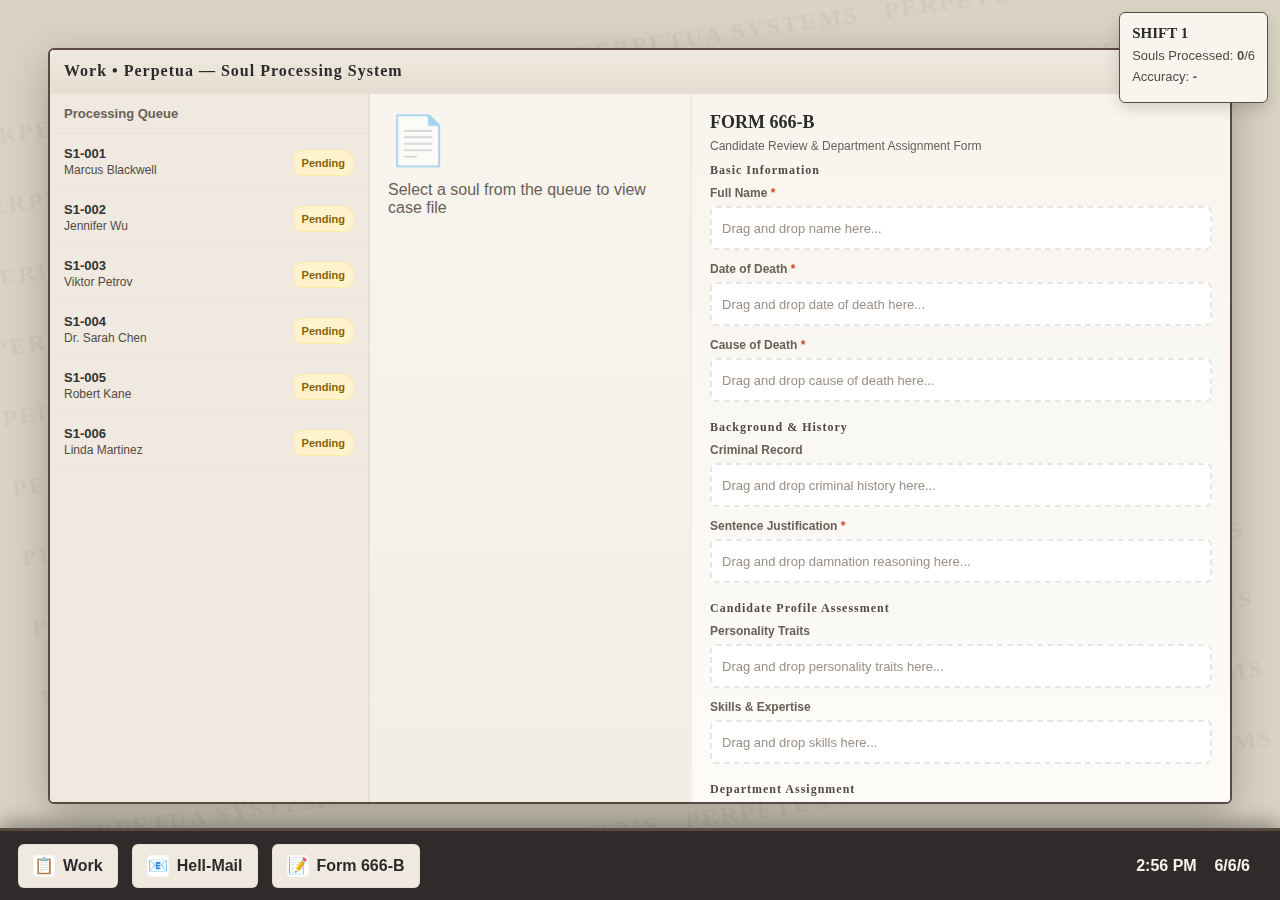
<file: index.html>
<!DOCTYPE html>
<html lang="en">
<head>
<meta charset="utf-8" />
<meta name="viewport" content="width=device-width,initial-scale=1" />
<title>Infernal Affairs — Shift 1 Prototype</title>
<style>
    /* ---------- Typeface & reset ---------- */
    :root{
        --bg: #d9d3c3; /* beige-gray */
        --panel: #f7f5ed; /* paper tone */
        --border: #5a4a42; /* warm brown-gray */
        --accent: #d6452b; /* orange-red accent */
        --hover: #ff944d; /* bright orange hover */
        --muted: #6b6058;
    }
    *{box-sizing:border-box;margin:0;padding:0}
    html,body{height:100%}
    body{
        font-family: "Segoe UI", "Helvetica Neue", Helvetica, Arial, sans-serif;
        background: var(--bg);
        color: #2b2b2b;
        overflow:hidden;
        -webkit-font-smoothing:antialiased;
        -moz-osx-font-smoothing:grayscale;
        position:relative;
    }

    /* ---------- watermark tiled "Perpetua Systems" ---------- */
    .watermark {
        position:fixed;
        top:0;left:0;right:0;bottom:0;
        pointer-events:none;
        z-index:0;
        opacity:0.04;
        color:#000;
        display:grid;
        grid-template-columns: repeat(auto-fill, minmax(220px,1fr));
        gap: 24px 40px;
        padding: 40px;
        transform: rotate(-8deg);
        font-family: "Georgia", "Times New Roman", serif;
        font-weight:700;
        font-size:20px;
        letter-spacing:2px;
    }
    .watermark span{
        display:block;
        transform: scale(1.2);
    }

    /* ---------- Desktop container ---------- */
    .desktop {
        position:relative;
        width:100vw;height:100vh;
        z-index:1;
    }

    /* ---------- Main app window ---------- */
    .main-app {
        position:absolute;
        top:48px;left:48px;right:48px;bottom:96px;
        background:var(--panel);
        border:2px solid var(--border);
        border-radius:6px;
        box-shadow: 0 12px 40px rgba(0,0,0,0.25);
        display:flex;
        flex-direction:column;
        overflow:hidden;
    }

    .main-app-header{
        background: linear-gradient(#efe9df,#e7ded2);
        border-bottom:2px solid rgba(90,74,66,0.06);
        padding:12px 14px;
        display:flex;
        align-items:center;
        justify-content:space-between;
        font-family: "Georgia", "Times New Roman", serif;
        color:var(--muted);
        letter-spacing:1px;
    }
    .main-app-title{
        font-size:16px;
        font-weight:700;
        color:#2b2b2b;
    }
    .main-app-controls{display:flex;gap:8px;align-items:center}
    .window-btn{
        width:18px;height:18px;border-radius:3px;border:1px solid rgba(0,0,0,0.12);
        display:flex;align-items:center;justify-content:center;font-size:12px;cursor:pointer;
        background:#fff;
    }
    .window-btn.close{background:#d6452b;color:#fff;border-color:#a93a24}
    .window-btn.min{background:#ffb85a;color:#fff;border-color:#c67b37}
    .window-btn.max{background:#cbd3cf;color:#333}

    .main-app-content{flex:1;display:flex;overflow:hidden;position:relative}

    /* ---------- Queue sidebar ---------- */
    .queue-sidebar{
        width:320px;
        border-right:2px solid rgba(90,74,66,0.06);
        background:#efe9df;
        display:flex;
        flex-direction:column;
    }
    .queue-header{
        padding:12px 14px;font-weight:700;color:var(--muted);font-size:13px;
        border-bottom:1px solid rgba(90,74,66,0.04);
    }
    .queue-list{overflow:auto;padding-bottom:10px}
    .worklist-item{
        padding:12px 14px;border-bottom:1px solid rgba(90,74,66,0.03);
        display:flex;gap:8px;align-items:center;cursor:pointer;background:transparent;
    }
    .worklist-item:hover{background:rgba(214,69,43,0.04)}
    .worklist-item.selected{background:linear-gradient(90deg, rgba(214,69,43,0.06), transparent);border-left:4px solid var(--accent)}
    .worklist-id{font-weight:700;color:#333;font-size:13px}
    .worklist-name{font-size:12px;color:#544a43;margin-top:2px}
    .status-badge{font-size:11px;padding:6px 8px;border-radius:10px;font-weight:700}
    .status-pending{background:#fff3cd;color:#856404;border:1px solid #ffeaa7}
    .status-progress{background:#fff0e6;color:#7a3a1f;border:1px solid #ffd8b8}
    .status-submitted{background:#dfe8e3;color:#1f4a3a;border:1px solid #badbcc}

    /* ---------- Soul viewer (left center) ---------- */
    .soul-viewer{flex:1;padding:18px;overflow:auto;background:linear-gradient(#f7f5ed,#f2eee6)}
    .soul-header{background:#fff;border:1px solid rgba(90,74,66,0.04);padding:12px;border-radius:6px;margin-bottom:14px}
    .soul-id{font-size:11px;color:#6b6058;font-weight:700}
    .soul-name{font-family:"Georgia",serif;font-size:20px;font-weight:700;color:#2b2b2b;margin-top:6px}
    .soul-description{margin-top:12px;color:#473f38;line-height:1.6;font-size:14px}
    .draggable{
        background:#fff3cd;color:#7a4f2b;padding:2px 8px;border-radius:3px;border:1px solid #e7d2a9;cursor:grab;margin:0 4px;display:inline-block;
        font-weight:600;user-select:none;font-size:13px;
    }
    .draggable:active{cursor:grabbing;opacity:0.7}

    /* ---------- Form window (floating style but visible) ---------- */
    .form-window {
        width:540px;
        border-left:2px solid rgba(90,74,66,0.06);
        padding:18px;
        background:linear-gradient(#f7f5ed,#fdfbf8);
        overflow:auto;
    }
    .form-header h2{font-family:"Georgia",serif;font-size:18px;color:#2b2b2b;margin-bottom:6px}
    .form-section{margin-top:10px;margin-bottom:18px}
    .form-section h3{font-family:"Georgia",serif;font-size:12px;color:#544a43;margin-bottom:8px;letter-spacing:1px}
    .form-field{margin-bottom:12px}
    .form-field label{display:block;font-weight:700;color:#6b6058;margin-bottom:6px;font-size:12px}
    .drop-zone{
        min-height:44px;padding:10px;border-radius:6px;border:2px dashed rgba(90,74,66,0.14);
        background:#fff;color:#9a8f86;font-size:13px;display:flex;align-items:center;
    }
    .drop-zone.drag-over{background:linear-gradient(#fff8f2,#fff);border-color:var(--hover)}
    .drop-zone.filled{border-style:solid;border-color:#9fcf9b;background:#fbfff9;color:#333}
    .dropped-item{display:inline-flex;padding:6px 10px;border-radius:6px;background:#f1f8ee;border:1px solid #d4e9c9}
    .remove-item{margin-left:8px;cursor:pointer;color:#a23a3a;font-weight:800}

    .department-select{width:100%;padding:10px;border-radius:6px;border:1px solid rgba(90,74,66,0.12);font-size:13px}
    .form-actions{display:flex;gap:10px;margin-top:16px}
    .btn{
        padding:10px 16px;border-radius:6px;border:1px solid rgba(0,0,0,0.06);cursor:pointer;background:var(--accent);color:#fff;font-weight:700;
    }
    .btn:hover{background:var(--hover)}
    .btn-secondary{background:#ffffff;color:#333;border:1px solid rgba(90,74,66,0.08)}

    /* ---------- Taskbar ---------- */
    .taskbar{
        position:absolute;left:0;right:0;bottom:0;height:72px;background:#2f2b2a;border-top:3px solid var(--border);display:flex;align-items:center;gap:14px;padding:8px 18px;
        box-shadow:0 -6px 18px rgba(0,0,0,0.35);z-index:2000;
    }
    .taskbar-btn{display:flex;align-items:center;gap:8px;padding:10px 14px;border-radius:6px;background:#efe9df;border:1px solid rgba(90,74,66,0.06);cursor:pointer;font-weight:700}
    .taskbar-btn:hover{background:linear-gradient(#fff,#f5efe4)}
    .taskbar-btn .icon{width:22px;height:22px;display:flex;align-items:center;justify-content:center;border-radius:4px;background:#fff;border:1px solid rgba(90,74,66,0.04)}

    /* blinking mail */
    .blinking{animation:mailBlink 1s infinite}
    @keyframes mailBlink{0%{box-shadow:0 0 0 0 rgba(214,69,43,0.0)}50%{box-shadow:0 0 10px 4px rgba(255,148,77,0.12)}100%{box-shadow:0 0 0 0 rgba(214,69,43,0)}}

    /* ---------- Shift info panel ---------- */
    .shift-info{
        position:absolute;top:12px;right:12px;background:var(--panel);border:1px solid var(--border);padding:12px;border-radius:6px;z-index:1500;
        box-shadow:0 6px 16px rgba(0,0,0,0.15);font-size:13px;color:#433a34;
    }
    .shift-info h2{font-family:"Georgia",serif;color:#2b2b2b;margin-bottom:6px;font-size:15px}
    .shift-info p{color:#544a43;font-size:13px;margin:6px 0}

    /* ---------- Modal ---------- */
    .modal{position:fixed;inset:0;background:rgba(0,0,0,0.55);display:none;align-items:center;justify-content:center;z-index:4000}
    .modal.active{display:flex}
    .modal-content{background:#fff;padding:24px;border-radius:8px;border:2px solid var(--border);width:92%;max-width:640px}
    .modal-header{font-family:"Georgia",serif;font-size:18px;margin-bottom:8px}
    .modal-body{color:#4b433f;line-height:1.6;margin-bottom:12px}

    /* ---------- small responsive fixes ---------- */
    @media (max-width:1000px){
        .main-app{top:28px;left:20px;right:20px;bottom:120px}
        .queue-sidebar{width:300px}
        .form-window{display:none}
    }
</style>
</head>
<body>
    <!-- watermark tiles -->
    <div class="watermark" id="watermark"></div>

    <div class="desktop" id="desktopRoot">
        <!-- Shift Info -->
        <div class="shift-info">
            <h2>SHIFT <span id="currentShift">1</span></h2>
            <p>Souls Processed: <strong id="soulsProcessed">0</strong>/<span id="totalSouls">6</span></p>
            <p>Accuracy: <strong id="accuracy">-</strong></p>
        </div>

        <!-- Main window -->
        <div class="main-app" role="application" aria-label="Soul Processing System">
            <div class="main-app-header">
                <div class="main-app-title">Work • Perpetua — Soul Processing System</div>
                <div class="main-app-controls">
                    <div class="window-btn min">−</div>
                    <div class="window-btn max">□</div>
                    <div class="window-btn close">×</div>
                </div>
            </div>

            <div class="main-app-content">
                <aside class="queue-sidebar">
                    <div class="queue-header">Processing Queue</div>
                    <div class="queue-list" id="worklistContent"></div>
                </aside>

                <section class="soul-viewer" id="soulViewerContent">
                    <div class="empty-state">
                        <div style="font-size:48px;opacity:0.6">📄</div>
                        <p style="color:#6b6058;margin-top:12px">Select a soul from the queue to view case file</p>
                    </div>
                </section>

                <aside class="form-window" id="formWindowPanel" aria-hidden="true">
                    <!-- Rendered form content (keeps same fields as before) -->
                    <div class="form-header">
                        <h2>FORM 666-B</h2>
                        <div style="font-size:12px;color:#6b6058">Candidate Review & Department Assignment Form</div>
                    </div>

                    <div class="form-section">
                        <h3>Basic Information</h3>
                        <div class="form-field">
                            <label>Full Name <span style="color:var(--accent)">*</span></label>
                            <div class="drop-zone" data-field="name">Drag and drop name here...</div>
                        </div>
                        <div class="form-field">
                            <label>Date of Death <span style="color:var(--accent)">*</span></label>
                            <div class="drop-zone" data-field="dateOfDeath">Drag and drop date of death here...</div>
                        </div>
                        <div class="form-field">
                            <label>Cause of Death <span style="color:var(--accent)">*</span></label>
                            <div class="drop-zone" data-field="causeOfDeath">Drag and drop cause of death here...</div>
                        </div>
                    </div>

                    <div class="form-section">
                        <h3>Background & History</h3>
                        <div class="form-field">
                            <label>Criminal Record</label>
                            <div class="drop-zone" data-field="criminalRecord">Drag and drop criminal history here...</div>
                        </div>
                        <div class="form-field">
                            <label>Sentence Justification <span style="color:var(--accent)">*</span></label>
                            <div class="drop-zone" data-field="sentenceJustification">Drag and drop damnation reasoning here...</div>
                        </div>
                    </div>

                    <div class="form-section">
                        <h3>Candidate Profile Assessment</h3>
                        <div class="form-field">
                            <label>Personality Traits</label>
                            <div class="drop-zone" data-field="traits">Drag and drop personality traits here...</div>
                        </div>
                        <div class="form-field">
                            <label>Skills & Expertise</label>
                            <div class="drop-zone" data-field="skills">Drag and drop skills here...</div>
                        </div>
                    </div>

                    <div class="form-section">
                        <h3>Department Assignment</h3>
                        <div class="form-field">
                            <label>Recommended Department <span style="color:var(--accent)">*</span></label>
                            <select class="department-select" id="departmentSelect">
                                <option value="">-- Select Department --</option>
                                <option value="DR">Demon Relations (DR)</option>
                                <option value="MA">Mortal Affairs (MA)</option>
                                <option value="CA">Contracts & Acquisitions (C&A)</option>
                                <option value="AD">Agony & Despair (A&D)</option>
                                <option value="OC">Operations & Compliance (O&C)</option>
                            </select>
                        </div>
                    </div>

                    <div class="form-actions">
                        <button class="btn" onclick="submitForm()">Submit to Department</button>
                        <button class="btn btn-secondary" onclick="clearForm()">Clear Form</button>
                    </div>
                </aside>
            </div>
        </div>

        <!-- Taskbar -->
        <div class="taskbar" role="toolbar" aria-label="Taskbar">
            <div class="taskbar-btn" id="workBtn" onclick="focusMain()">
                <div class="icon">📋</div> Work
            </div>
            <div class="taskbar-btn" id="mailBtn" onclick="toggleEmailWindow()">
                <div class="icon" id="mailIcon">📧</div> Hell-Mail
            </div>
            <div class="taskbar-btn" onclick="toggleFormPanel()">
                <div class="icon">📝</div> Form 666-B
            </div>
            <div style="flex:1"></div>
            <div style="color:#f6f1e9;font-weight:700;margin-right:12px">2:56 PM &nbsp;&nbsp; 6/6/6</div>
        </div>

        <!-- Email floating window (simple) -->
        <div id="emailWindow" style="position:fixed;top:64px;left:84px;width:720px;height:520px;background:var(--panel);border:2px solid var(--border);border-radius:6px;box-shadow:0 10px 36px rgba(0,0,0,0.28);display:none;z-index:3000;overflow:hidden">
            <div style="background:linear-gradient(#efe9df,#e7ded2);padding:10px 12px;font-family:Georgia,serif;font-weight:700;display:flex;justify-content:space-between;align-items:center">
                <div>📧 Hell-Mail</div>
                <div><button onclick="closeEmailWindow()" style="background:var(--accent);color:#fff;padding:6px 8px;border-radius:6px;border:none;cursor:pointer">Close</button></div>
            </div>
            <div style="display:flex;height:calc(100% - 44px)">
                <div id="emailList" style="width:260px;border-right:1px solid rgba(90,74,66,0.04);overflow:auto;padding:10px"></div>
                <div id="emailView" style="flex:1;padding:12px;overflow:auto"></div>
            </div>
        </div>

        <!-- Modal -->
        <div id="modal" class="modal">
            <div class="modal-content">
                <div class="modal-header" id="modalHeader">Title</div>
                <div class="modal-body" id="modalBody">Body</div>
                <div style="display:flex;gap:8px;justify-content:flex-end">
                    <button class="btn" id="modalOk">OK</button>
                </div>
            </div>
        </div>
    </div>

<script>
/* ---------- Tiny watermark tiling ---------- */
(function renderWatermark(){
    const wm = document.getElementById('watermark');
    const cols = Math.ceil(window.innerWidth / 240);
    const rows = Math.ceil(window.innerHeight / 120);
    const total = cols * rows;
    const fragment = document.createDocumentFragment();
    for(let i=0;i<total;i++){
        const s = document.createElement('span');
        s.textContent = "PERPETUA SYSTEMS";
        fragment.appendChild(s);
    }
    wm.appendChild(fragment);
})();

/* ---------- Game state (kept consistent with your prior logic) ---------- */
let gameState = {
    currentShift: 1,
    currentSoulId: null,
    souls: [],
    processedSouls: 0,
    correctAssignments: 0,
    formData: {},
    emailUnread: true
};

/* ---------- Sample soul DB (shift1) ---------- */
const soulDatabase = {
    shift1: [
        {
            id: 'S1-001', name:'Marcus Blackwell', correctDepartment:'CA',
            description: `<span class="draggable" data-type="name" data-value="Marcus Blackwell">Marcus Blackwell</span> arrived on <span class="draggable" data-type="dateOfDeath" data-value="March 15, 2024">March 15, 2024</span> after <span class="draggable" data-type="causeOfDeath" data-value="heart attack during hostile takeover meeting">heart attack during a hostile takeover meeting</span>. Records: <span class="draggable" data-type="criminalRecord" data-value="insider trading, fraud">insider trading, fraud</span>. Judgment: <span class="draggable" data-type="sentenceJustification" data-value="financial manipulation and market corruption">financial manipulation</span>. Traits: <span class="draggable" data-type="traits" data-value="ruthless ambition">ruthless ambition</span>. Skills: <span class="draggable" data-type="skills" data-value="contract negotiation">contract negotiation</span>.`,
            requiredFields:['name','dateOfDeath','causeOfDeath','criminalRecord','sentenceJustification','traits','skills']
        },
        {
            id:'S1-002', name:'Jennifer Wu', correctDepartment:'DR',
            description: `Case: <span class="draggable" data-type="name" data-value="Jennifer Wu">Jennifer Wu</span>, <span class="draggable" data-type="dateOfDeath" data-value="July 22, 2024">July 22, 2024</span>, <span class="draggable" data-type="causeOfDeath" data-value="overdose of prescription medications">intentional overdose</span>. Records: <span class="draggable" data-type="criminalRecord" data-value="emotional manipulation, blackmail">emotional manipulation</span>. Judgment: <span class="draggable" data-type="sentenceJustification" data-value="psychological abuse">psychological abuse</span>. Traits: <span class="draggable" data-type="traits" data-value="socially manipulative">socially manipulative</span>. Skills: <span class="draggable" data-type="skills" data-value="conflict mediation">conflict mediation</span>.`,
            requiredFields:['name','dateOfDeath','causeOfDeath','criminalRecord','sentenceJustification','traits','skills']
        },
        {
            id:'S1-003', name:'Viktor Petrov', correctDepartment:'OC',
            description: `Intake: <span class="draggable" data-type="name" data-value="Viktor Petrov">Viktor Petrov</span>, <span class="draggable" data-type="dateOfDeath" data-value="November 3, 2023">November 3, 2023</span>, <span class="draggable" data-type="causeOfDeath" data-value="execution by firing squad">execution by firing squad</span>. Records: <span class="draggable" data-type="criminalRecord" data-value="war crimes, torture">war crimes</span>. Judgment: <span class="draggable" data-type="sentenceJustification" data-value="abuse of authority">abuse of authority</span>. Traits: <span class="draggable" data-type="traits" data-value="authoritarian">authoritarian</span>. Skills: <span class="draggable" data-type="skills" data-value="enforcement">enforcement</span>.`,
            requiredFields:['name','dateOfDeath','causeOfDeath','criminalRecord','sentenceJustification','traits','skills']
        },
        {
            id:'S1-004', name:'Dr. Sarah Chen', correctDepartment:'AD',
            description: `<span class="draggable" data-type="name" data-value="Dr. Sarah Chen">Dr. Sarah Chen</span>, <span class="draggable" data-type="dateOfDeath" data-value="January 8, 2025">January 8, 2025</span>, <span class="draggable" data-type="causeOfDeath" data-value="laboratory accident">laboratory accident</span>. Records: <span class="draggable" data-type="criminalRecord" data-value="illegal human experimentation">illegal human experimentation</span>. Judgment: <span class="draggable" data-type="sentenceJustification" data-value="deliberate infliction of psychological trauma">deliberate psychological torture</span>. Traits: <span class="draggable" data-type="traits" data-value="creative sadism">creative sadism</span>. Skills: <span class="draggable" data-type="skills" data-value="experimental design">experimental design</span>.`,
            requiredFields:['name','dateOfDeath','causeOfDeath','criminalRecord','sentenceJustification','traits','skills']
        },
        {
            id:'S1-005', name:'Robert Kane', correctDepartment:'MA',
            description: `<span class="draggable" data-type="name" data-value="Robert Kane">Robert Kane</span>, <span class="draggable" data-type="dateOfDeath" data-value="September 30, 2024">September 30, 2024</span>, <span class="draggable" data-type="causeOfDeath" data-value="assassination">assassination</span>. Records: <span class="draggable" data-type="criminalRecord" data-value="cult leadership, extortion">cult leadership</span>. Judgment: <span class="draggable" data-type="sentenceJustification" data-value="mass manipulation">mass manipulation</span>. Traits: <span class="draggable" data-type="traits" data-value="charismatic">charismatic</span>. Skills: <span class="draggable" data-type="skills" data-value="mass persuasion">mass persuasion</span>.`,
            requiredFields:['name','dateOfDeath','causeOfDeath','criminalRecord','sentenceJustification','traits','skills']
        },
        {
            id:'S1-006', name:'Linda Martinez', correctDepartment:'DR',
            description: `<span class="draggable" data-type="name" data-value="Linda Martinez">Linda Martinez</span>, <span class="draggable" data-type="dateOfDeath" data-value="December 12, 2024">December 12, 2024</span>, <span class="draggable" data-type="causeOfDeath" data-value="car accident">car accident</span>. Records: <span class="draggable" data-type="criminalRecord" data-value="exploitation of patients">exploitation of patients</span>. Judgment: <span class="draggable" data-type="sentenceJustification" data-value="betrayal of trust">betrayal of trust</span>. Traits: <span class="draggable" data-type="traits" data-value="false empathy">false empathy</span>. Skills: <span class="draggable" data-type="skills" data-value="counseling">counseling</span>.`,
            requiredFields:['name','dateOfDeath','causeOfDeath','criminalRecord','sentenceJustification','traits','skills']
        },
    ]
};

/* ---------- Initialization ---------- */
function initGame(){
    gameState.souls = soulDatabase.shift1.map(s => ({...s, status:'pending', formComplete:false}));
    gameState.processedSouls = 0;
    gameState.correctAssignments = 0;
    gameState.formData = {};
    renderWorklist();
    loadShiftEmail();
    document.getElementById('totalSouls').textContent = gameState.souls.length;
    // start blinking mail icon
    document.getElementById('mailBtn').classList.add('blinking');
}

/* ---------- Render worklist & queue ---------- */
function renderWorklist(){
    const container = document.getElementById('worklistContent');
    container.innerHTML = '';
    gameState.souls.forEach(soul=>{
        const div = document.createElement('div');
        div.className = 'worklist-item' + (gameState.currentSoulId===soul.id ? ' selected' : '');
        div.onclick = ()=> selectSoul(soul.id);
        div.innerHTML = `<div style="flex:1">
            <div class="worklist-id">${soul.id}</div>
            <div class="worklist-name">${soul.name}</div>
        </div>
        <div><span class="status-badge ${soul.status==='submitted' ? 'status-submitted' : soul.status==='progress' ? 'status-progress' : 'status-pending'}">${soul.status==='submitted' ? 'Submitted' : soul.status==='progress' ? 'In Progress' : 'Pending'}</span></div>`;
        container.appendChild(div);
    });
    updateShiftInfo();
}

/* ---------- Soul selection & rendering ---------- */
function selectSoul(id){
    gameState.currentSoulId = id;
    const soul = gameState.souls.find(s=>s.id===id);
    if(soul.status==='pending') soul.status='progress';
    renderWorklist();
    renderSoulCard(soul);
    clearForm();
    openFormPanel();
}

function renderSoulCard(soul){
    const viewer = document.getElementById('soulViewerContent');
    viewer.innerHTML = '';
    const card = document.createElement('div');
    card.className = 'soul-header';
    card.innerHTML = `<div class="soul-id">CASE FILE: ${soul.id}</div>
        <div class="soul-name">${soul.name}</div>
        <div class="soul-description" style="margin-top:12px">${soul.description}</div>`;
    viewer.appendChild(card);

    // initialize draggables
    setTimeout(()=> {
        const draggables = viewer.querySelectorAll('.draggable');
        draggables.forEach(d=>{
            d.setAttribute('draggable','true');
            d.addEventListener('dragstart', handleDragStart);
            d.addEventListener('dragend', handleDragEnd);
        });
    },10);
}

/* ---------- Drag & Drop ---------- */
let draggedData = null;
function handleDragStart(e){
    const target = e.target;
    draggedData = {type: target.dataset.type, value: target.dataset.value};
    target.classList.add('dragging');
    e.dataTransfer.effectAllowed = 'move';
}
function handleDragEnd(e){
    e.target.classList.remove('dragging');
}

function setupDropZones(){
    const zones = document.querySelectorAll('.drop-zone');
    zones.forEach(z=>{
        z.addEventListener('dragover', e=>{ e.preventDefault(); z.classList.add('drag-over')});
        z.addEventListener('dragleave', e=>{ z.classList.remove('drag-over')});
        z.addEventListener('drop', e=>{
            e.preventDefault(); z.classList.remove('drag-over');
            if(!draggedData) return;
            const field = z.dataset.field;
            if(!gameState.formData[gameState.currentSoulId]) gameState.formData[gameState.currentSoulId] = {};
            gameState.formData[gameState.currentSoulId][field] = draggedData.value;
            z.classList.add('filled');
            z.innerHTML = `<span class="dropped-item">${escapeHtml(draggedData.value)}<span class="remove-item" onclick="removeDroppedItem('${field}', event)">✕</span></span>`;
        });
    });
}

/* ---------- Remove dropped ---------- */
function removeDroppedItem(field, ev){
    ev.stopPropagation();
    const zone = document.querySelector(`.drop-zone[data-field="${field}"]`);
    if(zone){
        zone.classList.remove('filled');
        const label = field.replace(/([A-Z])/g,' $1').toLowerCase();
        zone.innerHTML = `Drag and drop ${label} here...`;
    }
    if(gameState.formData[gameState.currentSoulId]) delete gameState.formData[gameState.currentSoulId][field];
}

/* ---------- Form submit / validation ---------- */
function submitForm(){
    if(!gameState.currentSoulId){ showModal('Error','Select a soul first.'); return; }
    const soul = gameState.souls.find(s=>s.id===gameState.currentSoulId);
    const form = gameState.formData[gameState.currentSoulId] || {};
    const dept = document.getElementById('departmentSelect').value;
    const missing = [];
    soul.requiredFields.forEach(f => { if(!form[f]) missing.push(f); });
    if(!dept) missing.push('department');

    if(missing.length){
        const field = missing[0].replace(/([A-Z])/g,' $1').toLowerCase();
        showModal('Missing Required Information', `Form 666-B is incomplete. Missing: <strong>${field}</strong>.<br><br>Request this data from DR Services?`, [
            {text:'Report Missing Info', action: ()=>{ closeModal(); composeEmail(gameState.currentSoulId, field); openEmailWindow(); }},
            {text:'Cancel', action: closeModal}
        ]);
        return;
    }
    const isCorrect = dept === soul.correctDepartment;
    if(isCorrect) gameState.correctAssignments++;
    soul.status='submitted'; soul.formComplete=true;
    gameState.processedSouls++;
    renderWorklist();
    clearForm();
    showModal('Form Submitted', `Soul <strong>${soul.id}</strong> submitted to <strong>${getDepartmentName(dept)}</strong>.`, [{text:'OK', action: ()=>{ closeModal(); if(gameState.processedSouls>=gameState.souls.length) showShiftComplete(); else { const next = gameState.souls.find(s=>s.status!=='submitted'); if(next) selectSoul(next.id); }}}]);
}

/* ---------- Utility ---------- */
function getDepartmentName(code){
    const map = {'DR':'Demon Relations','MA':'Mortal Affairs','CA':'Contracts & Acquisitions','AD':'Agony & Despair','OC':'Operations & Compliance'};
    return map[code]||code;
}
function clearForm(){
    document.querySelectorAll('.drop-zone').forEach(z=>{
        z.classList.remove('filled');
        const field = z.dataset.field;
        z.innerHTML = `Drag and drop ${field.replace(/([A-Z])/g,' $1').toLowerCase()} here...`;
    });
    document.getElementById('departmentSelect').value = '';
    if(gameState.currentSoulId) gameState.formData[gameState.currentSoulId] = {};
}

/* ---------- Email system (simple) ---------- */
function loadShiftEmail(){
    const list = document.getElementById('emailList');
    list.innerHTML = '';
    const first = document.createElement('div');
    first.className = 'email-item unread';
    first.style.padding = '10px';
    first.innerHTML = `<div style="font-weight:700">Malphas (Director, Demon Relations)</div><div style="color:#5a4a42;margin-top:6px">SHIFT 1 - Orientation Protocol</div>`;
    first.onclick = ()=> openEmail('shift1');
    list.appendChild(first);

    // add a few coworker jokey emails (non-essential)
    const spam = document.createElement('div');
    spam.className = 'email-item';
    spam.style.padding='10px';
    spam.innerHTML = `<div style="font-weight:700">Cecil (Floor 3)</div><div style="color:#5a4a42;margin-top:6px">Reminder: Do not take the last donut</div>`;
    spam.onclick = ()=> openEmail('cecil1');
    list.appendChild(spam);
}

function openEmail(id){
    // stop blinking when open initial
    document.getElementById('mailBtn').classList.remove('blinking');

    const view = document.getElementById('emailView');
    view.innerHTML = ''; // populate
    if(id==='shift1'){
        view.innerHTML = `<div style="font-family:Georgia,serif;font-weight:700;margin-bottom:6px">FROM: Malphas (Director)</div>
        <div style="font-size:14px;color:#4b433f;line-height:1.6">
        Welcome to Demon Relations Processing.
        <ol style="margin-top:8px">
            <li>Review each soul case file in your queue.</li>
            <li>Populate Form 666-B by dragging required info from the case file.</li>
            <li>Select the appropriate department for review.</li>
            <li>Submit completed forms before the shift ends. Quota: <strong>6</strong> souls.</li>
        </ol>
        <p style="background:#fff3cd;padding:10px;border-left:4px solid #ffd27a;margin-top:12px"><strong>Important:</strong> All fields marked * are required. Missing info will delay processing.</p>
        <p style="margin-top:12px;font-style:italic">— Malphas</p>
        </div>`;
    } else {
        view.innerHTML = `<div style="font-weight:700">FROM: Coworker</div><div style="margin-top:8px;color:#4b433f">Just a small note. Please don't break the copier today.</div>`;
    }
}

function openEmailWindow(){ document.getElementById('emailWindow').style.display='block'; document.getElementById('mailBtn').classList.remove('blinking'); }
function closeEmailWindow(){ document.getElementById('emailWindow').style.display='none'; }

/* ---------- Compose / Report (auto-draft flow) ---------- */
function composeEmail(soulId, missingField){
    openEmailWindow();
    const view = document.getElementById('emailView');
    view.innerHTML = `<div style="font-weight:700;margin-bottom:8px">To: DR-Services@perpetua.hel</div>
    <div style="font-weight:700">Subject: Request for Clarification - ${soulId}</div>
    <div style="margin-top:12px;color:#4b433f">Requesting missing information for processing Soul ${soulId}. Missing: <strong>${missingField}</strong>.<br><br>Please provide updated data so Form 666-B can be completed.<br><br>— Processing Division</div>
    <div style="margin-top:18px"><button class="btn" onclick="sendEmail()">Send Request</button> <button class="btn btn-secondary" onclick="closeEmailWindow()">Cancel</button></div>`;
    // ensure mail is visible as read action later
}

function sendEmail(){
    closeEmailWindow();
    showModal('Request Sent','Your request has been submitted to DR Services. Response incoming…', [{text:'OK', action: ()=>{ closeModal(); setTimeout(receiveEmailResponse, 1600); }}]);
}

/* ---------- Simulated DR Services response ---------- */
function receiveEmailResponse(){
    const soul = gameState.souls.find(s=>s.id === gameState.currentSoulId);
    if(soul){
        // for shift1 we simply mark as progress (this will be used later for corrupted/missing data)
        soul.status = 'progress';
        renderWorklist();
    }
    showModal('New Email','DR Services has responded. Missing information added to case file.', [{text:'View Case File', action: ()=>{ closeModal(); }}]);
}

/* ---------- Shift complete ---------- */
function showShiftComplete(){
    const accuracy = Math.round((gameState.correctAssignments / gameState.processedSouls) * 100) || 0;
    const ok = accuracy >= 80;
    const html = `<p><strong>Souls Processed:</strong> ${gameState.processedSouls}/${gameState.souls.length}</p>
    <p><strong>Accuracy:</strong> ${accuracy}%</p>
    <p style="margin-top:12px;padding:12px;border-radius:6px;background:${ok ? '#e8f6ea' : '#fdecea'};color:${ok ? '#155724' : '#7a2b2b'}">${ok ? '✓ PERFORMANCE: ACCEPTABLE' : '✗ PERFORMANCE: NEEDS IMPROVEMENT'}</p>
    <p style="font-size:12px;color:#6b6058;margin-top:10px">Shift 2 (with corrupted/missing data) will expand these systems.</p>`;
    showModal('SHIFT 1 COMPLETE', html, [{text:'End Shift', action: ()=>{ closeModal(); resetForNewShift(); }}]);
}

/* ---------- Modal helpers ---------- */
function showModal(title,body,actions=[{text:'OK',action:closeModal}]){
    const modal = document.getElementById('modal');
    document.getElementById('modalHeader').textContent = title;
    document.getElementById('modalBody').innerHTML = typeof body === 'string' ? body : '';
    const ok = document.getElementById('modalOk');
    ok.onclick = actions.length ? actions[0].action : closeModal;
    modal.classList.add('active');
}
function closeModal(){ document.getElementById('modal').classList.remove('active'); }

/* ---------- Helpers / UI toggles ---------- */
function openFormPanel(){ document.getElementById('formWindowPanel').setAttribute('aria-hidden','false'); }
function toggleFormPanel(){ const el = document.getElementById('formWindowPanel'); const v = el.getAttribute('aria-hidden')==='false'; el.setAttribute('aria-hidden', v ? 'true' : 'false'); }
function focusMain(){ window.scrollTo(0,0); }
function toggleEmailWindow(){ const el = document.getElementById('emailWindow'); if(getComputedStyle(el).display === 'none') openEmailWindow(); else closeEmailWindow(); }

/* ---------- Small util ---------- */
function updateShiftInfo(){
    document.getElementById('soulsProcessed').textContent = gameState.processedSouls;
    document.getElementById('totalSouls').textContent = gameState.souls.length;
    document.getElementById('accuracy').textContent = gameState.processedSouls ? Math.round((gameState.correctAssignments/gameState.processedSouls)*100)+'%' : '-';
}
function resetForNewShift(){
    initGame();
    document.getElementById('soulViewerContent').innerHTML = `<div style="font-size:48px;opacity:0.6">📄</div><p style="color:#6b6058;margin-top:12px">Select a soul from the queue to view case file</p>`;
}

/* ---------- safe HTML escape for inserted values ---------- */
function escapeHtml(str){
    return String(str).replace(/[&<>"']/g, function(m){ return {'&':'&amp;','<':'&lt;','>':'&gt;','"':'&quot;',"'":'&#39;'}[m]; });
}

/* ---------- init on DOM ready ---------- */
document.addEventListener('DOMContentLoaded', ()=>{
    initGame();
    setupDropZones();

    // open email at start after a beat (simulate blinking)
    setTimeout(()=> {
        // show a small prompt for unread mail when page loads (mail icon blinks until opened)
        // nothing else — mail open will remove blinking
    },400);
});
</script>
</body>
</html>
</file>
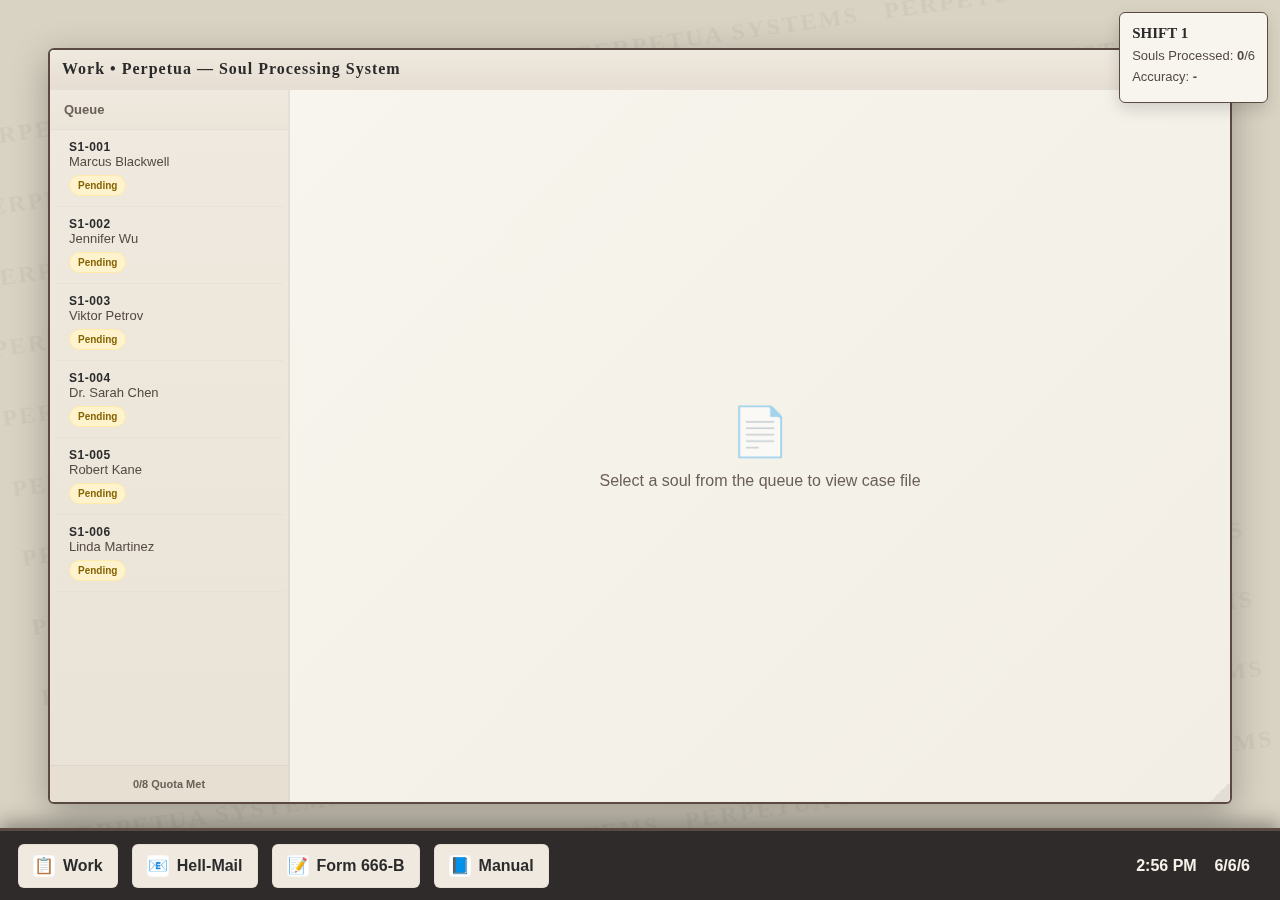
<file: desktop.html>
<!DOCTYPE html>
<html lang="en">

<head>
    <meta charset="utf-8" />
    <meta name="viewport" content="width=device-width,initial-scale=1" />
    <title>Infernal Affairs — Shift 1 Prototype</title>
    <link rel="stylesheet" href="styles.css">
</head>

<body>
    <!-- watermark tiles -->
    <div class="watermark" id="watermark"></div>

    <div class="desktop" id="desktopRoot">
        <!-- Shift Info -->
        <div class="shift-info">
            <h2>SHIFT <span id="currentShift">1</span></h2>
            <p>Souls Processed: <strong id="soulsProcessed">0</strong>/<span id="totalSouls">6</span></p>
            <p>Accuracy: <strong id="accuracy">-</strong></p>
        </div>

        <!-- Main window -->
        <div class="main-app floating-window" id="main-app" role="application" aria-label="Soul Processing System"
            style="position:fixed;top:48px;left:48px;">
            <div class="main-app-header window-titlebar" id="mainAppTitlebar">
                <div class="main-app-title window-title">Work • Perpetua — Soul Processing System</div>
                <div class="main-app-controls window-controls">
                    <div class="window-btn min" onclick="minimizeWindow('main-app')">−</div>
                    <div class="window-btn max" onclick="maximizeWindow('main-app')">□</div>
                    <div class="window-btn close" onclick="closeMainApp()">×</div>
                </div>
            </div>

            <div class="main-app-content">
                <!-- Left Queue Sidebar -->
                <aside class="queue-sidebar">
                    <div class="queue-header">Queue</div>
                    <div class="queue-list" id="worklistContent"></div>
                    <div class="quota-meter">
                        <div style="font-size:11px;color:#6b6058">0/8 Quota Met</div>
                    </div>
                </aside>

                <!-- Center Soul Details Panel -->
                <main class="soul-viewer" id="soulViewerContent">
                    <div class="empty-state">
                        <div style="font-size:48px;opacity:0.6">📄</div>
                        <p style="color:#6b6058;margin-top:12px">Select a soul from the queue to view case file</p>
                    </div>
                </main>
            </div>
            <div class="window-resize-handle" onmousedown="startResize(event, 'main-app')"></div>
        </div>

        <!-- Form 666-B as floating window -->
        <div id="formWindow" class="floating-window"
            style="position:fixed;top:150px;left:450px;width:580px;height:600px;display:none;">
            <div class="window-titlebar" id="formWindowTitlebar">
                <div class="window-title">📝 FORM 666-B</div>
                <div class="window-controls">
                    <div class="window-btn min" onclick="minimizeWindow('formWindow')">−</div>
                    <div class="window-btn max" onclick="maximizeWindow('formWindow')">□</div>
                    <div class="window-btn close" onclick="toggleFormPanel()">×</div>
                </div>
            </div>
            <div class="window-content"
                style="display:flex;flex-direction:column;height:calc(100% - 40px);background:linear-gradient(#f7f5ed,#fdfbf8);overflow:auto;padding:16px">
                <div class="form-header">
                    <h2>FORM 666-B</h2>
                    <div style="font-size:12px;color:#6b6058">Candidate Review & Department Assignment Form</div>
                </div>

                <div class="form-section">
                    <h3>Basic Information</h3>
                    <div class="form-field">
                        <label>Full Name <span style="color:var(--accent)">*</span></label>
                        <div class="drop-zone" data-field="name">Drag and drop name here...</div>
                    </div>
                    <div class="form-field">
                        <label>Date of Death <span style="color:var(--accent)">*</span></label>
                        <div class="drop-zone" data-field="dateOfDeath">Drag and drop date of death here...</div>
                    </div>
                    <div class="form-field">
                        <label>Cause of Death <span style="color:var(--accent)">*</span></label>
                        <div class="drop-zone" data-field="causeOfDeath">Drag and drop cause of death here...</div>
                    </div>
                </div>

                <div class="form-section">
                    <h3>Background & History</h3>
                    <div class="form-field">
                        <label>Criminal Record</label>
                        <div class="drop-zone" data-field="criminalRecord">Drag and drop criminal history here...</div>
                    </div>
                    <div class="form-field">
                        <label>Sentence Justification <span style="color:var(--accent)">*</span></label>
                        <div class="drop-zone" data-field="sentenceJustification">Drag and drop damnation reasoning
                            here...</div>
                    </div>
                </div>

                <div class="form-section">
                    <h3>Candidate Profile Assessment</h3>
                    <div class="form-field">
                        <label>Personality Traits</label>
                        <div class="drop-zone" data-field="traits">Drag and drop personality traits here...</div>
                    </div>
                    <div class="form-field">
                        <label>Skills & Expertise</label>
                        <div class="drop-zone" data-field="skills">Drag and drop skills here...</div>
                    </div>
                </div>

                <div class="form-section">
                    <h3>HR Evaluation — Ratings</h3>
                    <div class="rating-checklist" id="ratingChecklist">
                        <div class="rating-row" data-rating-key="persuasion">
                            <div class="rating-label">Persuasion / Negotiation</div>
                            <div class="rating-scale">
                                <label><input type="radio" name="rating-persuasion" value="1"><span>1</span></label>
                                <label><input type="radio" name="rating-persuasion" value="2"><span>2</span></label>
                                <label><input type="radio" name="rating-persuasion" value="3"><span>3</span></label>
                                <label><input type="radio" name="rating-persuasion" value="4"><span>4</span></label>
                                <label><input type="radio" name="rating-persuasion" value="5"><span>5</span></label>
                            </div>
                            <button class="rating-clear" type="button" data-clear="persuasion">Clear</button>
                        </div>

                        <div class="rating-row" data-rating-key="manipulation">
                            <div class="rating-label">Manipulation / Influence</div>
                            <div class="rating-scale">
                                <label><input type="radio" name="rating-manipulation" value="1"><span>1</span></label>
                                <label><input type="radio" name="rating-manipulation" value="2"><span>2</span></label>
                                <label><input type="radio" name="rating-manipulation" value="3"><span>3</span></label>
                                <label><input type="radio" name="rating-manipulation" value="4"><span>4</span></label>
                                <label><input type="radio" name="rating-manipulation" value="5"><span>5</span></label>
                            </div>
                            <button class="rating-clear" type="button" data-clear="manipulation">Clear</button>
                        </div>

                        <div class="rating-row" data-rating-key="leadership">
                            <div class="rating-label">Leadership</div>
                            <div class="rating-scale">
                                <label><input type="radio" name="rating-leadership" value="1"><span>1</span></label>
                                <label><input type="radio" name="rating-leadership" value="2"><span>2</span></label>
                                <label><input type="radio" name="rating-leadership" value="3"><span>3</span></label>
                                <label><input type="radio" name="rating-leadership" value="4"><span>4</span></label>
                                <label><input type="radio" name="rating-leadership" value="5"><span>5</span></label>
                            </div>
                            <button class="rating-clear" type="button" data-clear="leadership">Clear</button>
                        </div>

                        <div class="rating-row" data-rating-key="compliance">
                            <div class="rating-label">Compliance / Discipline</div>
                            <div class="rating-scale">
                                <label><input type="radio" name="rating-compliance" value="1"><span>1</span></label>
                                <label><input type="radio" name="rating-compliance" value="2"><span>2</span></label>
                                <label><input type="radio" name="rating-compliance" value="3"><span>3</span></label>
                                <label><input type="radio" name="rating-compliance" value="4"><span>4</span></label>
                                <label><input type="radio" name="rating-compliance" value="5"><span>5</span></label>
                            </div>
                            <button class="rating-clear" type="button" data-clear="compliance">Clear</button>
                        </div>

                        <div class="rating-row" data-rating-key="creativity">
                            <div class="rating-label">Creativity / Innovation</div>
                            <div class="rating-scale">
                                <label><input type="radio" name="rating-creativity" value="1"><span>1</span></label>
                                <label><input type="radio" name="rating-creativity" value="2"><span>2</span></label>
                                <label><input type="radio" name="rating-creativity" value="3"><span>3</span></label>
                                <label><input type="radio" name="rating-creativity" value="4"><span>4</span></label>
                                <label><input type="radio" name="rating-creativity" value="5"><span>5</span></label>
                            </div>
                            <button class="rating-clear" type="button" data-clear="creativity">Clear</button>
                        </div>

                        <div class="rating-row" data-rating-key="empathy">
                            <div class="rating-label">Empathy</div>
                            <div class="rating-scale">
                                <label><input type="radio" name="rating-empathy" value="1"><span>1</span></label>
                                <label><input type="radio" name="rating-empathy" value="2"><span>2</span></label>
                                <label><input type="radio" name="rating-empathy" value="3"><span>3</span></label>
                                <label><input type="radio" name="rating-empathy" value="4"><span>4</span></label>
                                <label><input type="radio" name="rating-empathy" value="5"><span>5</span></label>
                            </div>
                            <button class="rating-clear" type="button" data-clear="empathy">Clear</button>
                        </div>

                        <div class="rating-row" data-rating-key="risk">
                            <div class="rating-label">Risk Management</div>
                            <div class="rating-scale">
                                <label><input type="radio" name="rating-risk" value="1"><span>1</span></label>
                                <label><input type="radio" name="rating-risk" value="2"><span>2</span></label>
                                <label><input type="radio" name="rating-risk" value="3"><span>3</span></label>
                                <label><input type="radio" name="rating-risk" value="4"><span>4</span></label>
                                <label><input type="radio" name="rating-risk" value="5"><span>5</span></label>
                            </div>
                            <button class="rating-clear" type="button" data-clear="risk">Clear</button>
                        </div>

                        <div class="rating-row" data-rating-key="technical">
                            <div class="rating-label">Technical / Domain Expertise</div>
                            <div class="rating-scale">
                                <label><input type="radio" name="rating-technical" value="1"><span>1</span></label>
                                <label><input type="radio" name="rating-technical" value="2"><span>2</span></label>
                                <label><input type="radio" name="rating-technical" value="3"><span>3</span></label>
                                <label><input type="radio" name="rating-technical" value="4"><span>4</span></label>
                                <label><input type="radio" name="rating-technical" value="5"><span>5</span></label>
                            </div>
                            <button class="rating-clear" type="button" data-clear="technical">Clear</button>
                        </div>
                    </div>
                    <div class="rating-note">Tip: Rate based on the resume details you’ve reviewed.</div>
                </div>

                <div class="form-section">
                    <h3>Department Assignment</h3>
                    <div class="form-field">
                        <label>Recommended Department <span style="color:var(--accent)">*</span></label>
                        <select class="department-select" id="departmentSelect">
                            <option value="">-- Select Department --</option>
                            <option value="DR">Demon Relations (DR)</option>
                            <option value="MA">Mortal Affairs (MA)</option>
                            <option value="CA">Contracts & Acquisitions (C&A)</option>
                            <option value="AD">Agony & Despair (A&D)</option>
                            <option value="OC">Operations & Compliance (O&C)</option>
                        </select>
                    </div>
                </div>

                <div class="form-actions">
                    <button class="btn" onclick="submitForm()">Submit to Department</button>
                    <button class="btn btn-secondary" onclick="clearForm()">Clear Form</button>
                </div>
            </div>
            <div class="window-resize-handle" onmousedown="startResize(event, 'formWindow')"></div>
        </div>

    </div>

    <!-- Taskbar -->
    <div class="taskbar" role="toolbar" aria-label="Taskbar">
        <div class="taskbar-btn" id="workBtn" onclick="focusMain()">
            <div class="icon">📋</div> Work
        </div>
        <div class="taskbar-btn" id="mailBtn" onclick="toggleEmailWindow()">
            <div class="icon" id="mailIcon">📧</div> Hell-Mail
        </div>
        <div class="taskbar-btn" onclick="toggleFormPanel()">
            <div class="icon">📝</div> Form 666-B
        </div>
        <div class="taskbar-btn" id="manualBtn" onclick="toggleManualWindow()">
            <div class="icon">📘</div> Manual
        </div>
        <div style="flex:1"></div>
        <div style="color:#f6f1e9;font-weight:700;margin-right:12px">2:56 PM &nbsp;&nbsp; 6/6/6</div>
    </div>

    <!-- Email floating window -->
    <div id="emailWindow" class="floating-window"
        style="position:fixed;top:100px;left:120px;width:900px;height:600px;display:none;">
        <div class="window-titlebar" id="emailWindowTitlebar">
            <div class="window-title">📧 Mail</div>
            <div class="window-controls">
                <div class="window-btn min" onclick="minimizeWindow('emailWindow')">−</div>
                <div class="window-btn max" onclick="maximizeWindow('emailWindow')">□</div>
                <div class="window-btn close" onclick="closeEmailWindow()">×</div>
            </div>
        </div>
        <div class="outlook-email-container">
            <div id="emailList" class="outlook-email-list"></div>
            <div id="emailView" class="outlook-email-preview"></div>
        </div>
        <div class="window-resize-handle" onmousedown="startResize(event, 'emailWindow')"></div>
    </div>

    <!-- Modal as floating window -->
    <div id="modal" class="floating-window modal"
        style="position:fixed;top:200px;left:300px;width:600px;display:none;z-index:4000">
        <div class="window-titlebar" id="modalTitlebar">
            <div class="window-title" id="modalTitle">Alert</div>
            <div class="window-controls">
                <div class="window-btn min" onclick="minimizeWindow('modal')">−</div>
                <div class="window-btn max" onclick="maximizeWindow('modal')">□</div>
                <div class="window-btn close" onclick="closeModal()">×</div>
            </div>
        </div>
        <div class="window-content"
            style="display:flex;flex-direction:column;height:calc(100% - 40px);background:linear-gradient(#f7f5ed,#f2eee6);padding:16px;overflow:auto">
            <div class="modal-body" id="modalBody" style="flex:1;color:#4b433f;line-height:1.6;margin-bottom:12px">
            </div>
            <div style="display:flex;gap:8px;justify-content:flex-end;margin-top:16px">
                <button class="btn" id="modalOk">OK</button>
            </div>
        </div>
        <div class="window-resize-handle" onmousedown="startResize(event, 'modal')"></div>
    </div>
    </div>


    <!-- Manual Viewer floating window -->
    <div id="manualWindow" class="floating-window"
        style="position:fixed;top:120px;left:180px;width:980px;height:640px;display:none;">
        <div class="window-titlebar" id="manualWindowTitlebar">
            <div class="window-title">📘 Manual — Business Process</div>
            <div class="window-controls">
                <div class="window-btn min" onclick="minimizeWindow('manualWindow')">−</div>
                <div class="window-btn max" onclick="maximizeWindow('manualWindow')">□</div>
                <div class="window-btn close" onclick="closeManualWindow()">×</div>
            </div>
        </div>
        <div class="manual-viewer">
            <div class="manual-toolbar">
                <div class="toolbar-group">
                    <button class="tool-btn" title="Previous Page" id="manualPrevBtn">◀</button>
                    <span class="page-indicator">Page <input id="manualPageInput" type="number" min="1" value="1"> of
                        <span id="manualTotalPages">1</span></span>
                    <button class="tool-btn" title="Next Page" id="manualNextBtn">▶</button>
                </div>
                <div class="toolbar-group">
                    <button class="tool-btn" title="Zoom Out" id="manualZoomOut">−</button>
                    <span class="zoom-display" id="manualZoomDisplay">100%</span>
                    <button class="tool-btn" title="Zoom In" id="manualZoomIn">＋</button>
                </div>
                <div class="toolbar-group right">
                    <button class="tool-btn" title="Download (not available)" disabled>⤓</button>
                    <button class="tool-btn" title="Print" id="manualPrintBtn">🖨</button>
                </div>
            </div>
            <div class="manual-body">
                <aside class="manual-sidebar">
                    <div class="sidebar-header">Outline</div>
                    <div id="manualOutline" class="sidebar-list"></div>
                </aside>
                <main class="manual-canvas">
                    <div id="manualPages" class="pages-wrap"></div>
                </main>
            </div>
        </div>
        <div class="window-resize-handle" onmousedown="startResize(event, 'manualWindow')"></div>
    </div>



    <script src="script.js" defer></script>
</body>

</html>
</file>
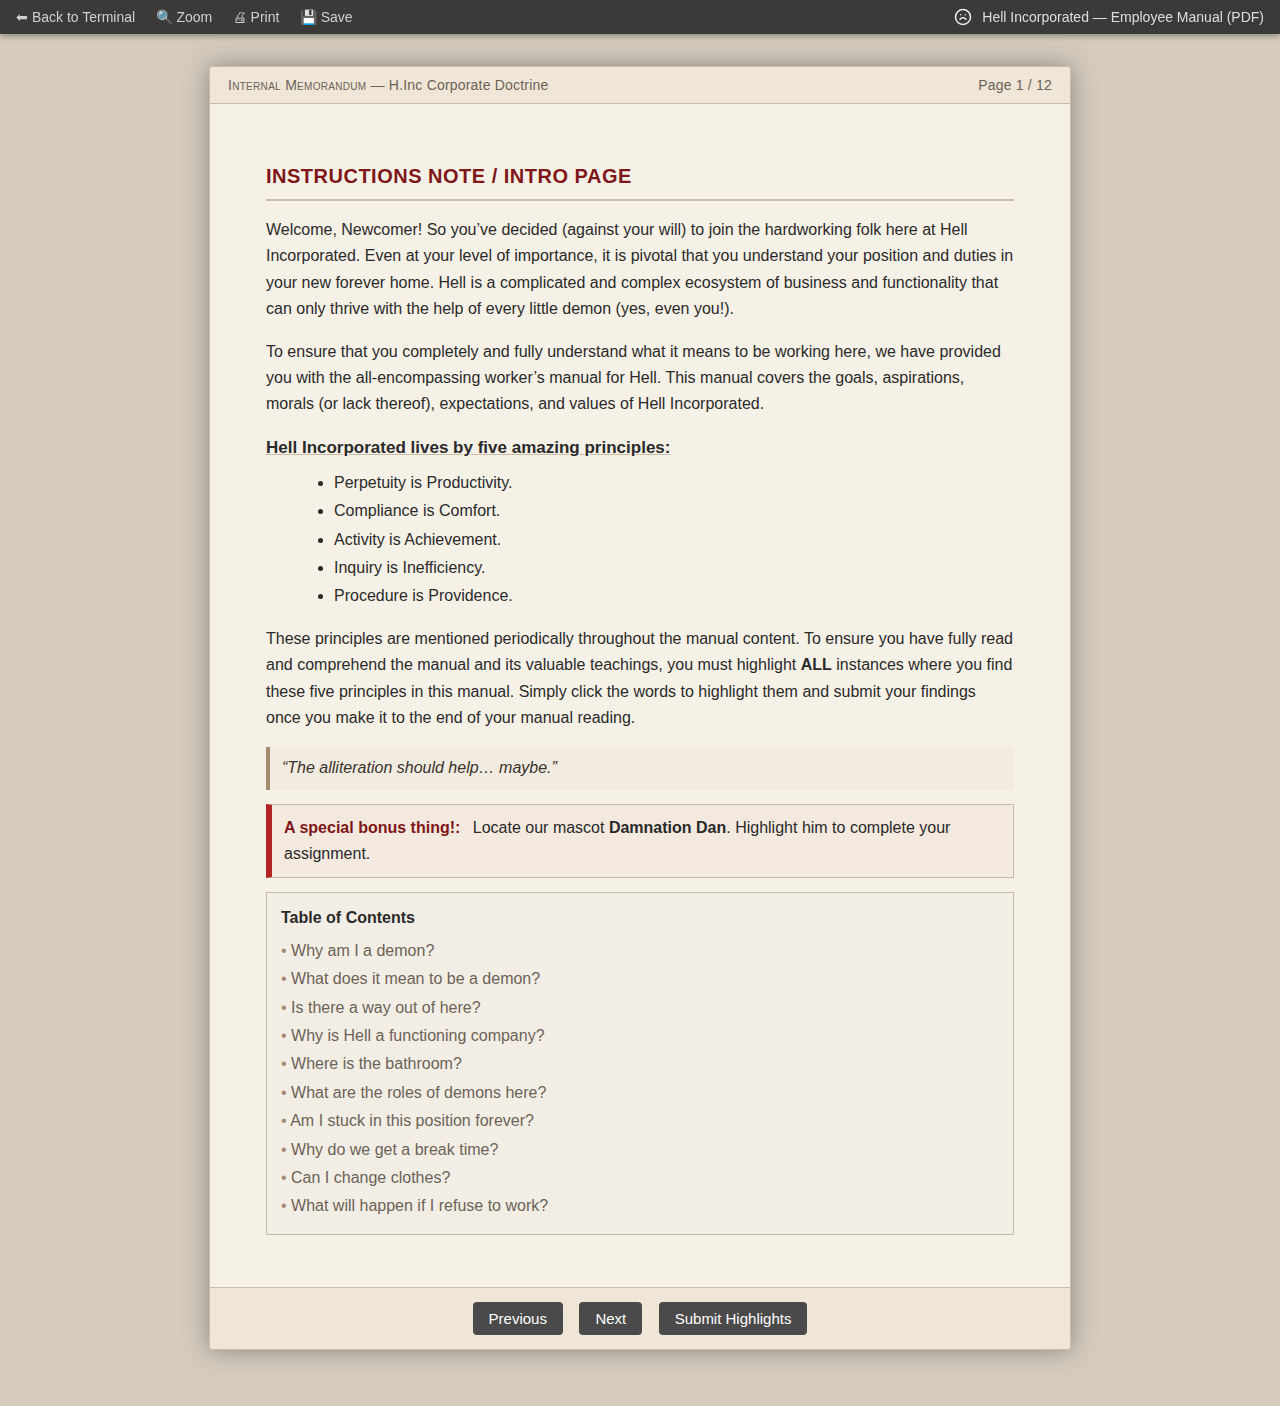
<file: manual.html>
<!DOCTYPE html>
<html lang="en">

<head>
  <meta charset="UTF-8" />
  <meta name="viewport" content="width=device-width, initial-scale=1.0" />
  <title>Manual Madness — Hell Incorporated</title>
  <style>
    /* ——— Global / Beige Corporate ——— */
    :root {
      --paper: #f6f1e7;
      --paper-dk: #efe6d8;
      --ink: #2a2a2a;
      --quiet: #6c6257;
      --line: #c9bba6;
      --accent: #b22323;
      /* infernal red */
      --accent-ink: #7e1717;
      --toolbar: #3b3a38;
      --workspace: #d4cbbd;
      /* beige background */
    }

    body {
      font-family: "Helvetica Neue", Arial, sans-serif;
      background: var(--workspace);
      margin: 0;
      color: var(--ink);
    }

    /* ——— Fake PDF toolbar ——— */
    #toolbar {
      background: var(--toolbar);
      color: #eee;
      display: flex;
      justify-content: space-between;
      align-items: center;
      padding: 8px 16px;
      box-shadow: 0 2px 6px rgba(0, 0, 0, .35);
      position: sticky;
      top: 0;
      z-index: 10;
    }

    #toolbar-left a,
    #toolbar-left span {
      color: #cfcfcf;
      margin-right: 16px;
      text-decoration: none;
      cursor: pointer;
      font-size: 14px;
    }

    #toolbar-left a:hover,
    #toolbar-left span:hover {
      color: #fff;
    }

    #toolbar-right {
      font-size: 14px;
      color: #ddd;
      display: flex;
      gap: 10px;
      align-items: center;
    }

    #toolbar-right .mascot {
      filter: grayscale(1) contrast(1.2);
    }

    /* ——— Workspace + Paper ——— */
    #workspace {
      display: flex;
      justify-content: center;
      padding: 32px;
      min-height: calc(100vh - 50px);
    }

    #manualFrame {
      width: 860px;
      background: var(--paper);
      border-radius: 4px;
      box-shadow: 0 0 24px rgba(0, 0, 0, .35);
      display: flex;
      flex-direction: column;
      overflow: hidden;
      border: 1px solid var(--line);
    }

    /* ——— Page header + content ——— */
    #pageHeader {
      background: var(--paper-dk);
      border-bottom: 1px solid var(--line);
      padding: 10px 18px;
      display: flex;
      justify-content: space-between;
      color: var(--quiet);
      font-size: 14px;
      letter-spacing: .2px;
    }

    #pageContent {
      flex: 1;
      padding: 38px 56px;
      line-height: 1.65;
      font-size: 16px;
      color: var(--ink);
      overflow-y: auto;
    }

    /* ——— Footer controls ——— */
    #controls {
      background: var(--paper-dk);
      border-top: 1px solid var(--line);
      padding: 10px;
      text-align: center;
    }

    button {
      padding: 8px 16px;
      border: 0;
      border-radius: 4px;
      background: #4a4a4a;
      color: #fff;
      margin: 4px 6px;
      cursor: pointer;
      font-size: 15px;
    }

    button:hover {
      background: #5a5a5a;
    }

    /* ——— Highlighting (no hint styles) ——— */
    .word {
      cursor: pointer;
      border-radius: 3px;
    }

    .word.hl {
      background: #ffe75f;
      box-shadow: inset 0 0 0 1px #e2c94b;
    }

    .phrase {
      cursor: pointer;
      border-radius: 3px;
    }

    .phrase.hl {
      background: #ffcf4d;
      outline: 1px solid #caa034;
    }

    /* ——— Section styling ——— */
    h2.section {
      margin: 18px 0 10px;
      text-transform: uppercase;
      font-size: 20px;
      letter-spacing: .5px;
      color: var(--accent-ink);
      border-bottom: 2px solid var(--line);
      padding-bottom: 6px;
    }

    h3.subsection {
      margin: 16px 0 6px;
      font-size: 17px;
      color: var(--ink);
      text-decoration: underline;
      text-decoration-color: var(--line);
    }

    .smallcaps {
      font-variant: small-caps;
      letter-spacing: .3px;
    }

    /* Lists */
    ul,
    ol {
      margin: 8px 0 12px 28px;
    }

    li {
      margin: 2px 0;
    }

    /* ——— Satirical callouts ——— */
    .callout {
      background: #f3e9df;
      border: 1px solid var(--line);
      border-left: 6px solid var(--accent);
      padding: 10px 12px;
      margin: 14px 0;
      color: var(--ink);
    }

    .callout .title {
      color: var(--accent-ink);
      font-weight: 700;
      margin-right: 8px;
    }

    .quote {
      background: #f1ebe2;
      border-left: 4px solid #a38b6b;
      padding: 8px 12px;
      margin: 12px 0;
      color: #3b332b;
      font-style: italic;
    }

    /* Table of contents box */
    .toc {
      background: #f3eee5;
      border: 1px solid var(--line);
      padding: 12px 14px;
      margin: 14px 0;
    }

    .toc ul {
      list-style: none;
      padding: 0;
      margin: 6px 0 0 0;
    }

    .toc li {
      margin: 2px 0;
      color: var(--quiet);
    }

    .toc li::before {
      content: "• ";
      color: #a48b6f;
    }

    /* Fade on page change */
    .fade-in {
      animation: fadeIn .25s ease;
    }

    @keyframes fadeIn {
      from {
        opacity: 0
      }

      to {
        opacity: 1
      }
    }

    /* Feedback area */
    #feedback {
      text-align: center;
      color: var(--accent);
      font-weight: 600;
      margin: 8px 0 24px;
    }
  </style>
</head>

<body>

  <div id="toolbar">
    <div id="toolbar-left">
      <a href="password.html">⬅ Back to Terminal</a>
      <span>🔍 Zoom</span>
      <span>🖨 Print</span>
      <span>💾 Save</span>
    </div>
    <div id="toolbar-right">
      <img class="mascot"
        src="data:image/svg+xml;utf8,<svg xmlns='http://www.w3.org/2000/svg' width='18' height='18' viewBox='0 0 24 24' fill='none' stroke='%23ddd' stroke-width='2' stroke-linecap='round' stroke-linejoin='round'><circle cx='12' cy='12' r='10'/><path d='M8 15s1.5-2 4-2 4 2 4 2'/><line x1='9' y1='9' x2='9.01' y2='9'/><line x1='15' y1='9' x2='15.01' y2='9'/></svg>"
        alt="" />
      Hell Incorporated — Employee Manual (PDF)
    </div>
  </div>

  <div id="workspace">
    <div id="manualFrame">
      <div id="pageHeader">
        <div><span class="smallcaps">Internal Memorandum</span> — H.Inc Corporate Doctrine</div>
        <div id="pageNum">Page 1 / 1</div>
      </div>

      <div id="pageContent"></div>

      <div id="controls">
        <button id="prevPage">Previous</button>
        <button id="nextPage">Next</button>
        <button id="submitHighlights">Submit Highlights</button>
      </div>
    </div>
  </div>

  <p id="feedback"></p>

  <script>
    /* ================================
       REQUIRED TARGETS (ALL must be highlighted)
       ================================ */
    const PRINCIPLES = [
      "Perpetuity is Productivity.",
      "Compliance is Comfort.",
      "Activity is Achievement.",
      "Inquiry is Inefficiency.",
      "Procedure is Providence."
    ];
    // MUST highlight the 5 in the intro list + 5 in content, plus mascot
    const REQUIRED_KEYS = [
      // intro list
      ...PRINCIPLES,
      // body appearances
      ...PRINCIPLES,
      // mascot (match forgivingly in code; canonical key saved as this string)
      "Damnation Dan"
    ];

    /* ================================
       PAGES: formatted with headings/lists/callouts
       ================================ */
    const PAGES = [
      `<h2 class="section">Instructions Note / Intro Page</h2>
<p>Welcome, Newcomer! So you’ve decided (against your will) to join the hardworking folk here at Hell Incorporated. Even at your level of importance, it is pivotal that you understand your position and duties in your new forever home. Hell is a complicated and complex ecosystem of business and functionality that can only thrive with the help of every little demon (yes, even you!).</p>
<p>To ensure that you completely and fully understand what it means to be working here, we have provided you with the all-encompassing worker’s manual for Hell. This manual covers the goals, aspirations, morals (or lack thereof), expectations, and values of Hell Incorporated.</p>


<h3 class="subsection">Hell Incorporated lives by five amazing principles:</h3>

<ul>
  <li>Perpetuity is Productivity.</li>
  <li>Compliance is Comfort.</li>
  <li>Activity is Achievement.</li>
  <li>Inquiry is Inefficiency.</li>
  <li>Procedure is Providence.</li>
</ul>

<p>These principles are mentioned periodically throughout the manual content. To ensure you have fully read and comprehend the manual and its valuable teachings, you must highlight <strong>ALL</strong> instances where you find these five principles in this manual. Simply click the words to highlight them and submit your findings once you make it to the end of your manual reading.</p>
<div class="quote">“The alliteration should help… maybe.”</div>

<div class="callout"><span class="title">A special bonus thing!:</span> Locate our mascot <strong>Damnation Dan</strong>. Highlight him to complete your assignment.</div>

<div class="toc">
  <strong>Table of Contents</strong>
  <ul>
    <li>Why am I a demon?</li>
    <li>What does it mean to be a demon?</li>
    <li>Is there a way out of here?</li>
    <li>Why is Hell a functioning company?</li>
    <li>Where is the bathroom?</li>
    <li>What are the roles of demons here?</li>
    <li>Am I stuck in this position forever?</li>
    <li>Why do we get a break time?</li>
    <li>Can I change clothes?</li>
    <li>What will happen if I refuse to work?</li>
  </ul>
</div>`,

      `<h2 class="section">Welcome to Hell</h2>
<p>This handbook was made so every demon could understand their responsibility and purpose at Hell Incorporated.</p>
<div class="quote">“Remember: the manual is more binding than your soul.”</div>`,

      `<h2 class="section">Why am I a demon?</h2>
  <p>Your presence in this dimension is not an anomaly. It is the logical conclusion of a complex, well-established universal system. You were judged by the Neutral Arbiter (Death) and found to have a soul too corrupted—or simply too heavy—to achieve the weightlessness required by our Celestial Competitors. The ensuing re-processing was mandatory to convert your useless human form into a productive infernal asset.</p>
  <p>Do not waste time reflecting on your mortal life; it is classified as “historical data,” and H.Inc. does not tolerate historical data leakage. Trust the process. This system has operated for eons, and your existence today is proof of its flawless execution. For the system to be flawless, the rules must be final. Procedure is Providence.</p>
  <div class="callout"><span class="title">⚠ Policy:</span> Historical data leakage results in immediate Form 33-B escalation.</div>`,

      `<h2 class="section">What does it mean to be a demon?</h2>
<p>It means belonging. It means stability. You are no longer burdened by the chaotic, inefficient whims of human free will, hope, or complex emotional structures. As a demon, you are a refined tool, driven by a pure, singular objective: the administrative upkeep of eternal damnation.</p>
<p>Forget struggle; embrace the inevitability of the path laid out for you. Your job description is your identity. Your cubicle is your forever home. Your life is managed, scheduled, and monitored for maximum operational efficiency. The moment you stop questioning and simply assimilate, the pressure lifts. We find that the most compliant assets are also the least tormented. Compliance is Comfort.</p>`,

      `<h2 class="section">Is there a way out of here?</h2>
<p>This question reflects a fundamental misunderstanding of your contract. “Out” is a mortal concept related to finite spaces and time. This office, this Manual, and your tenure are all eternal. Our internal models show a statistical zero-percent chance of unauthorized exit. Any perceived “way out” is likely a temporal anomaly or a Recidivism Symptom (See Section 9.C: Therapy & Re-Processing).</p>
<p>Asking this question requires your Supervisor to stop their vital work to respond to your existential crisis. That delay costs H.Inc. resources and lowers departmental metrics. Therefore, questioning established realities is not just disruptive; it is a drain on the entire organization. Inquiry is Inefficiency.</p>
<div class="callout"><span class="title">📎 Reminder:</span> Curiosity is a cost center.</div>`,

      `<h2 class="section">Why is Hell a functioning company?</h2>
<p>Because suffering is a global commodity that requires management. Chaos is profitable, but unmanaged chaos is a liability. We exist to maintain the fine bureaucratic machinery that ensures every tormented soul meets its quarterly anguish quota.</p>
<p>Our business model is based on Infinity. The ultimate goal is the acquisition of every single soul, which requires continuous, monitored expansion to overtake the Celestial Market Share. The goal is not to finish the work; the goal is to ensure the work lasts forever. That means the endless nature of our tasks is the actual product we sell. Perpetuity is Productivity.</p>`,

      `<h2 class="section">Where is the bathroom?</h2>
<p>“Relief Stations” are classified as non-essential infrastructure. Access is heavily restricted and is subject to departmental efficiency metrics. To locate the nearest Relief Station, please consult the Inter-Floor Utilities Map (Form 199-M-rev.4), which is digitally accessible on the Sisyphus II Terminal (Note: Form 199-M requires the H.Inc GIS App, which must be installed using the 47-step process detailed in Addendum 10.A: Software Installation).</p>
<p>Under no circumstances should you interrupt another employee to ask directions. Relief Stations operate at a perpetual 2-hour backlog and require a pre-approved, time-stamped Bio-Excursion Pass (Form 55-B), which must be signed by three (3) different supervisors. Enjoy your break!</p>
<div class="quote">“Relief is a privilege, not a right.”</div>`,

      `<h2 class="section">What are the roles of demons here?</h2>
<p>Your official job title is listed in your Onboarding Packet (Form 1-A). Your primary function is to perform the administrative task associated with that title. However, the true purpose of all demon roles, from Office Worker to Director, is to generate output.</p>
<ul>
  <li>Did you file that memo?</li>
  <li>Did you click “Yes” on that submission form?</li>
  <li>Did you respond to that pointless email thread?</li>
</ul>
<p>That is what matters. Efficacy is secondary to effort. Always be doing, always be generating. The constant motion justifies the entire machine. In H.Inc, the volume of tasks you complete, regardless of their meaning, is your key performance indicator. Activity is Achievement.</p>`,

      `<h2 class="section">Am I stuck in this position forever?</h2>
<p>H.Inc is committed to the concept of “Career Longevity.” Vertical and lateral promotions are available to those who achieve exemplary compliance scores and demonstrate a sufficient commitment to the tenets of Perpetuity and Inquiry is Inefficiency.</p>
<p>To apply for a promotion, you must file a Statement of Ambition (Form 73-L), which requires notarized signatures from every colleague and supervisor in your sector. Upon submission, the form will be reviewed by the Department of Ascendance, which may or may not exist. While applications may take anywhere from three business days to three millennia to process, remember that the act of applying itself demonstrates valuable activity.</p>
<div class="callout"><span class="title">⚠ HR Notice:</span> Non-existent departments remain fully enforceable.</div>`,

      `<h2 class="section">Why do we get a break time?</h2>
<p>The four-minute Sustenance Interval is a regrettable necessity stemming from an archaic, non-negotiable decree from a long-defunct celestial body. It is not a reward. It is a scheduled, monitored period for mandatory documentation.</p>
<ol>
  <li>Sign in (Form 44-R).</li>
  <li>Maintain a regulated pace of 3.3 steps per second.</li>
  <li>Sign out (Form 44-S) and submit Form 99-P (Post-Break Reflection).</li>
</ol>
<p>Any unscheduled deviation from your workstation is considered “Loitering with Infernal Intent” and will result in a Strike 1 violation.</p>
<div class="quote">Damnation Dan waves enthusiastically and reminds you to rehearse the Five Principles aloud.</div>`,

      `<h2 class="section">Can I change clothes?</h2>
<p>Absolutely not. The Grey Mandate (See also: Section 2.A of Vol. 1) is a non-negotiable, eternal policy. Your issued burlap jumpsuit and grey loafers are the standard uniform for all assets, regardless of former mortal station or current demon rank. The color grey is the absence of individuality, and the material is designed for maximum discomfort.</p>
<p>Any attempt to modify, accessorize, or even wash your uniform is a direct act of Recidivism and will be reported to Compliance. This uniformity is critical. Your personal identity is now corporate property.</p>`,

      `<h2 class="section">What will happen if I refuse to work?</h2>
<p>Insubordination is inefficient. Your refusal to engage in your assigned duties will be treated as an unauthorized cessation of activity, requiring immediate and costly Re-Processing. This is not a punishment, but a necessary recalibration.</p>
<p>You will be sent back to the lower layers for another cycle of Corruption and subsequent conversion into a more compliant, productive asset. We strongly encourage you to reflect upon the value of Compliance is Comfort. before attempting any actions that necessitate your exposure to the Soul-Mulcher.</p>
<div class="callout"><span class="title">⚠ Final Admonition:</span> Progress will be <em>deleted</em> for incomplete compliance.</div>`
    ];

    /* ================================
       RENDERING + HIGHLIGHT LOGIC (HTML-aware)
       ================================ */

    /* State */
    let currentPage = 0;
    /* Track normal word highlights (fun) */
    const wordHighlights = new Set(); // keys like `${page}:w:${ord}`
    /* Track phrase instance highlights */
    const highlightedInstances = new Set(); // `${page}:${phraseIdx}:${occ}`
    /* Required counts (intro+body duplicates) */
    const requiredCounts = new Map();
    REQUIRED_KEYS.forEach(k => requiredCounts.set(k, (requiredCounts.get(k) || 0) + 1));
    /* User counts */
    const userCounts = new Map(); // phrase -> count

    const pageNumEl = document.getElementById("pageNum");
    const pageContentEl = document.getElementById("pageContent");
    const feedbackEl = document.getElementById("feedback");

    /* Escape for regex */
    function esc(s) { return s.replace(/[.*+?^${}()|[\]\\]/g, "\\$&"); }

    /* Build forgiving regex for a required phrase */
    function phraseRegex(phrase) {
      if (phrase === "Damnation Dan") {
        return new RegExp("\\bDamnation\\s+Dan\\b", "g");
      }
      // allow optional trailing period
      const safe = esc(phrase).replace(/\\\.$/, "\\.?");
      return new RegExp(safe, "g");
    }

    /* Render page with HTML preserved, then wrap tokens */
    function renderPage() {
      pageContentEl.classList.remove("fade-in"); void pageContentEl.offsetWidth; pageContentEl.classList.add("fade-in");
      feedbackEl.textContent = "";

      // 1) Insert placeholders for each required phrase (supports duplicates)
      let html = PAGES[currentPage];
      const tokens = []; // { idx, phrase, token }
      REQUIRED_KEYS.forEach((phrase, idx) => {
        const token = `__PHRASE_${idx}__`;
        const re = phraseRegex(phrase);
        if (re.test(html)) {
          html = html.replace(re, token);
          tokens.push({ idx, phrase, token });
        }
      });

      // 2) Replace placeholders with span HTML, assign deterministic instance ids per occurrence on this page
      //    We’ll count by how many times each token appears while replacing.
      const occMap = new Map(); // token -> occ
      tokens.forEach(({ idx, phrase, token }) => {
        let occ = 0;
        const reTok = new RegExp(token, "g");
        html = html.replace(reTok, () => {
          const inst = `${currentPage}:${idx}:${occ++}`;
          return `<span class="phrase" data-key="${phrase}" data-inst="${inst}">${phrase}</span>`;
        });
      });

      // 3) Put HTML into the page
      pageContentEl.innerHTML = html;

      // 4) Attach phrase listeners & restore visual state
      pageContentEl.querySelectorAll(".phrase").forEach(span => {
        const inst = span.dataset.inst;
        const key = span.dataset.key;
        if (highlightedInstances.has(inst)) {
          span.classList.add("hl");
        }
        span.addEventListener("click", () => {
          if (span.classList.contains("hl")) {
            span.classList.remove("hl");
            highlightedInstances.delete(inst);
            userCounts.set(key, Math.max(0, (userCounts.get(key) || 0) - 1));
          } else {
            span.classList.add("hl");
            highlightedInstances.add(inst);
            userCounts.set(key, (userCounts.get(key) || 0) + 1);
          }
        });
      });

      // 5) Wrap remaining text nodes’ words with .word spans (click-to-highlight for fun)
      wrapTextNodesForWords(pageContentEl);

      // 6) Page indicator
      pageNumEl.textContent = `Page ${currentPage + 1} / ${PAGES.length}`;
    }

    /* Walk text nodes and wrap words (skip inside .phrase) */
    function wrapTextNodesForWords(root) {
      const walker = document.createTreeWalker(root, NodeFilter.SHOW_TEXT, {
        acceptNode(node) {
          if (!node.nodeValue.trim()) return NodeFilter.FILTER_REJECT;
          if (node.parentElement && node.parentElement.closest(".phrase")) return NodeFilter.FILTER_REJECT;
          return NodeFilter.FILTER_ACCEPT;
        }
      });
      const nodes = [];
      while (walker.nextNode()) nodes.push(walker.currentNode);

      let ord = 0;
      nodes.forEach(node => {
        const frag = document.createDocumentFragment();
        const parts = node.nodeValue.split(/(\s+)/);
        parts.forEach(part => {
          if (!part) return;
          if (/\s+/.test(part)) {
            frag.appendChild(document.createTextNode(part));
          } else {
            const key = `${currentPage}:w:${ord++}`;
            const span = document.createElement("span");
            span.className = "word";
            if (wordHighlights.has(key)) span.classList.add("hl");
            span.textContent = part;
            span.addEventListener("click", () => {
              if (span.classList.contains("hl")) {
                span.classList.remove("hl");
                wordHighlights.delete(key);
              } else {
                span.classList.add("hl");
                wordHighlights.add(key);
              }
            });
            frag.appendChild(span);
          }
        });
        node.parentNode.replaceChild(frag, node);
      });
    }

    /* Nav */
    document.getElementById("prevPage").addEventListener("click", () => { if (currentPage > 0) { currentPage--; renderPage(); } });
    document.getElementById("nextPage").addEventListener("click", () => { if (currentPage < PAGES.length - 1) { currentPage++; renderPage(); } });

    /* Submit check — require counts for ALL required phrases (including duplicates) */
    document.getElementById("submitHighlights").addEventListener("click", () => {
      const missing = [];
      requiredCounts.forEach((need, phrase) => {
        const have = userCounts.get(phrase) || 0;
        if (have < need) missing.push(`${phrase} (${have}/${need})`);
      });

      if (missing.length === 0) {
        document.body.innerHTML =
          "<h1 style='color:#b22323; text-align:center; margin-top:22vh; font-size:64px;'>Congratulations! You understand Hell.</h1>";
      } else {
        alert("Submission incomplete. Please review all material carefully.\nMissing:\n- " + missing.join("\n- "));
        // Reset (bureaucratic cruelty)
        currentPage = 0;
        wordHighlights.clear();
        highlightedInstances.clear();
        userCounts.clear();
        renderPage();
      }
    });

    /* Init */
    renderPage();
  </script>
</body>

</html>
</file>
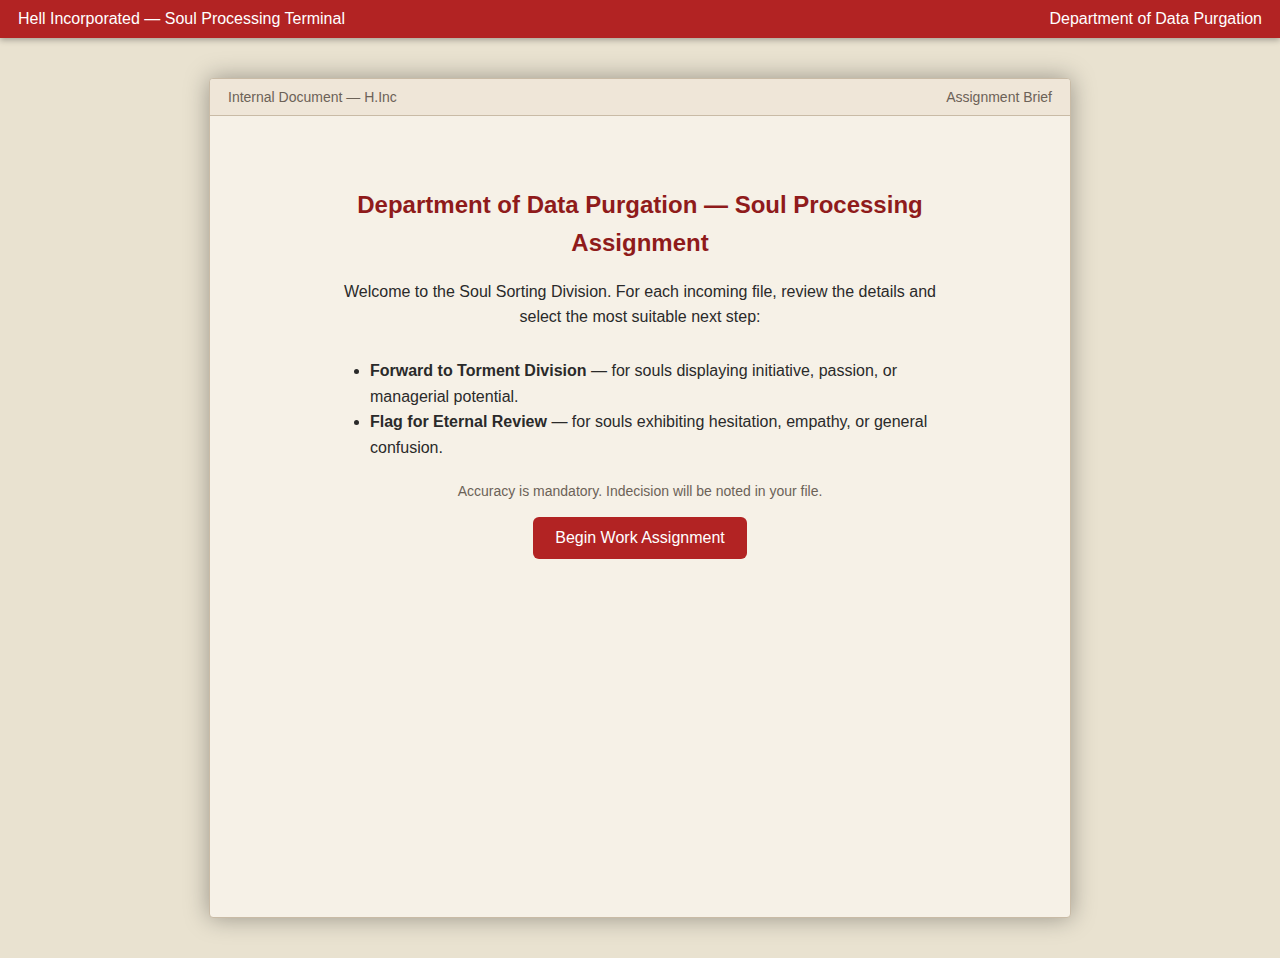
<file: popup.html>
<!DOCTYPE html>
<html lang="en">

<head>
  <meta charset="UTF-8" />
  <meta name="viewport" content="width=device-width, initial-scale=1.0" />
  <title>Pop-Up Purgatory — Hell Incorporated</title>
  <style>
    :root {
      --paper: #f6f1e7;
      --paper-dk: #efe6d8;
      --ink: #2a2a2a;
      --line: #c9bba6;
      --accent: #b22323;
      --accent-dk: #8f1b1b;
      --workspace: #e9e2d0;
    }

    body {
      font-family: "Helvetica Neue", Arial, sans-serif;
      background: var(--workspace);
      color: var(--ink);
      margin: 0;
      overflow-x: hidden;
    }

    /* Toolbar */
    #toolbar {
      background: var(--accent);
      color: #fff;
      display: flex;
      justify-content: space-between;
      align-items: center;
      padding: 10px 18px;
      box-shadow: 0 2px 6px rgba(0, 0, 0, .3);
    }

    /* Workspace + frame */
    #workspace {
      display: flex;
      justify-content: center;
      padding: 40px;
      min-height: calc(100vh - 60px);
    }

    #frame {
      width: 860px;
      background: var(--paper);
      border: 1px solid var(--line);
      border-radius: 4px;
      box-shadow: 0 0 24px rgba(0, 0, 0, .35);
      overflow: hidden;
      display: flex;
      flex-direction: column;
    }

    #frameHeader {
      background: var(--paper-dk);
      border-bottom: 1px solid var(--line);
      padding: 10px 18px;
      font-size: 14px;
      color: #6c6257;
      display: flex;
      justify-content: space-between;
    }

    #content {
      padding: 30px 40px;
      min-height: 420px;
    }

    .centered {
      text-align: center;
      margin: 40px auto;
      max-width: 620px;
      line-height: 1.6;
    }

    .btn {
      background: var(--accent);
      color: #fff;
      border: none;
      padding: 12px 22px;
      border-radius: 6px;
      cursor: pointer;
      font-size: 16px;
    }

    .btn:hover {
      background: var(--accent-dk);
    }

    .form-card {
      background: #fdf9f2;
      border: 1px solid var(--line);
      border-radius: 6px;
      padding: 20px 22px;
      box-shadow: 0 4px 12px rgba(0, 0, 0, .12);
    }

    h2 {
      color: var(--accent-dk);
      margin: 0 0 8px;
    }

    .row {
      margin: 6px 0;
    }

    .label {
      font-weight: 600;
    }

    .choices {
      margin-top: 12px;
      display: grid;
      gap: 8px;
    }

    .choice-btn {
      display: inline-flex;
      align-items: center;
      gap: 8px;
      border: 1px solid var(--line);
      background: #fff;
      padding: 8px 10px;
      border-radius: 6px;
      cursor: pointer;
      font-size: 15px;
    }

    .choice-btn.selected {
      outline: 2px solid var(--accent);
      background: #fff5f2;
    }

    #submitBtn {
      margin-top: 16px;
      opacity: .6;
      pointer-events: none;
    }

    #submitBtn.active {
      opacity: 1;
      pointer-events: auto;
    }

    #overlay {
      position: fixed;
      inset: 0;
      background: rgba(0, 0, 0, 0.35);
      display: none;
      z-index: 900;
    }

    .popup {
      position: fixed;
      width: 420px;
      max-width: calc(100vw - 40px);
      background: #fdf9f2;
      border: 2px solid var(--accent);
      border-radius: 10px;
      box-shadow: 0 8px 24px rgba(0, 0, 0, .5);
      z-index: 1000;
      animation: popIn .2s ease;
    }

    @keyframes popIn {
      from {
        transform: scale(.92);
        opacity: 0;
      }

      to {
        transform: scale(1);
        opacity: 1;
      }
    }

    .popup-header {
      background: var(--accent);
      color: #fff;
      padding: 8px 12px;
      border-top-left-radius: 8px;
      border-top-right-radius: 8px;
      font-weight: 700;
    }

    .popup-body {
      padding: 18px 18px 8px 18px;
      font-size: 16px;
    }

    .popup-buttons {
      padding: 10px 18px 18px;
      text-align: right;
      display: flex;
      gap: 8px;
      justify-content: flex-end;
      flex-wrap: wrap;
    }

    .popup-buttons button {
      background: var(--accent);
      color: #fff;
      border: none;
      padding: 8px 14px;
      border-radius: 6px;
      cursor: pointer;
      font-size: 14px;
    }

    .popup-buttons button:hover {
      background: var(--accent-dk);
    }

    #processing {
      position: fixed;
      inset: 0;
      background: #000;
      color: #fff;
      z-index: 2000;
      display: none;
      align-items: center;
      justify-content: center;
      flex-direction: column;
      text-align: center;
      gap: 18px;
    }

    #processing h1 {
      color: var(--accent);
      font-size: 40px;
      margin: 0;
    }

    .bar {
      width: 60%;
      max-width: 560px;
      height: 14px;
      background: #222;
      border-radius: 8px;
      overflow: hidden;
      border: 1px solid #444;
    }

    .bar>div {
      height: 100%;
      width: 0%;
      background: var(--accent);
      transition: width .28s ease;
    }

    .pct {
      font-family: monospace;
      color: #ddd;
    }

    .end {
      text-align: center;
      margin: 60px auto;
    }
  </style>
</head>

<body>
  <div id="toolbar">
    <div>Hell Incorporated — Soul Processing Terminal</div>
    <div>Department of Data Purgation</div>
  </div>

  <div id="workspace">
    <div id="frame">
      <div id="frameHeader">
        <div>Internal Document — H.Inc</div>
        <div id="stepLabel">Assignment Brief</div>
      </div>
      <div id="content">
        <div class="centered" id="intro">
          <h2>Department of Data Purgation — Soul Processing Assignment</h2>
          <p>Welcome to the Soul Sorting Division. For each incoming file, review the details and select the most
            suitable next step:</p>
          <ul style="text-align:left; display:inline-block; margin:12px auto 6px;">
            <li><strong>Forward to Torment Division</strong> — for souls displaying initiative, passion, or managerial
              potential.</li>
            <li><strong>Flag for Eternal Review</strong> — for souls exhibiting hesitation, empathy, or general
              confusion.</li>
          </ul>
          <p style="font-size:14px; color:#6c6257;">Accuracy is mandatory. Indecision will be noted in your file.</p>
          <button class="btn" id="beginBtn">Begin Work Assignment</button>
        </div>
        <div id="formWrap" style="display:none;">
          <div class="form-card">
            <h2>Soul Intake Form</h2>
            <div class="row"><span class="label">Name:</span> <span id="soulName"></span></div>
            <div class="row"><span class="label">Primary Sin:</span> <span id="soulSin"></span></div>
            <div class="row"><span class="label">Performance Summary:</span> <span id="soulSummary"></span></div>
            <div class="row"><span class="label">Temperament:</span> <span id="soulTemp"></span></div>
            <div class="choices">
              <button class="choice-btn" id="optForward">➡ Forward to Torment Division</button>
              <button class="choice-btn" id="optReview">🗂 Flag for Eternal Review</button>
            </div>
            <button class="btn" id="submitBtn">Submit Soul for Processing</button>
          </div>
        </div>
        <div id="endWrap" style="display:none;" class="end">
          <h2 style="color:var(--accent-dk); font-size:36px; margin-bottom:8px;">All Souls Processed</h2>
          <p>It's break time!</p>
          <button class="btn" id="proceedBtn">Start Break</button>
        </div>
      </div>
    </div>
  </div>

  <div id="overlay"></div>

  <div id="processing">
    <h1>PROCESSING SOUL DATA…</h1>
    <div class="bar">
      <div id="barFill"></div>
    </div>
    <div class="pct" id="pct">0%</div>
  </div>

  <script>
    const firstNames = ["Milton", "Beatrice", "Clive", "Henrietta", "Eugene", "Marla", "Vesper", "Giles", "Ophelia", "Rufus", "Darla", "Ignatius", "Agnes", "Quentin", "Lavinia"];
    const lastNames = ["Grievance", "Doomkiss", "Crumb", "Blight", "Screech", "Nopewell", "Ledger", "Fretwell", "Soot", "Bitter", "Knell", "Prattle", "Cobb", "Grudge", "Snarl"];
    const sins = [
      "Excessive Meeting Scheduling", "Weaponized Positivity", "Spreadsheet Worship", "Petty Embezzlement",
      "Infinite Reply-All", "Malicious Compliance", "Backlog Hoarding", "Synergy Evangelism", "Ambition Leeching",
      "Lunch Thievery", "Temptation Marketing", "Vision Statement Plagiarism"
    ];
    const temperaments = ["Smug", "Vacant", "Overly apologetic", "Managerial", "Combative", "Eager to please", "Confused but confident", "Chronically sarcastic"];
    const summaryFragmentsA = ["Filed", "Submitted", "Escalated", "Drafted", "Reformatted", "Cross-checked", "Misdelivered", "Encrypted", "Stapled", "Stamped"];
    const summaryFragmentsB = ["48 memos about stapler allocation", "13 synergy alignment agendas", "a 900-page risk matrix", "an email with no body and 37 attachments", "a calendar invite for yesterday", "a spreadsheet of passwords titled 'passwords'", "performance reports with lorem ipsum"];
    const summaryFragmentsC = ["without reading any inputs.", "while cc'ing the entire office.", "then denied knowledge of doing so.", "and requested overtime for it.", "as a show of initiative.", "with strong eye contact."];

    function rand(arr) { return arr[Math.floor(Math.random() * arr.length)]; }
    function fullName() { return `${rand(firstNames)} ${rand(lastNames)}`; }
    function randomSummary() { return `${rand(summaryFragmentsA)} ${rand(summaryFragmentsB)} ${rand(summaryFragmentsC)}`; }

    const popupSequences = [
      [
        ["Are you sure you want to submit?", "No", "Yes"],
        ["Are you really sure?", "No", "Yes"],
        ["Like super positive?", "No", "Yes"],
        ["100%?", "No", "Yes"],
        ["It’s not too late to go back.", "I'll go back", "No, I'm good"],
        ["Did you even read over it?", "No", "Yes"],
        ["I don’t believe you.", "Okay fine, I’ll go back!", "Well, it's true"]
      ],
      [["Should I just let you move on?", "I'll go back just to get away from you", "Yes!"], ["Are you confident in this?", "No", "Yes"], ["Think about it one more time.", "Okay?", "I don't want to"], ["Did you check section 4B?", "I think I missed it", "There is no section 4B"], ["That’s a lot of responsibility…", "I should be sure", "I guess so?"], ["You still sure?", "No", "Yes"]],
      [["I don’t trust your judgement!", "Fine, I’ll go back!", "Get over it"], ["That didn’t sound convincing.", "Okay fine", "Yes it did!"], ["You’re new here, aren’t you?", "You're right, I should check", "So?"], ["That’s cute. Try again.", "Fine", "Never!"], ["Do you even know what you’re doing?", "No", "Absolutely"]],
      [["You’re new so you should definitely be more sure.", "You’re right", "I am sure"], ["You probably forgot a step.", "I'll go back", "No I didn’t"], ["I saw that hesitation.", "You’re right", "What hesitation?"], ["Are you rushing again?", "Okay, I’ll slow down", "I'm doing it in perfect timing"]],
      [["You are really stubborn, huh?", "No, I listen!", "Yep!"], ["You know, I admire the persistence.", "Thanks, you win now", "I’m not stopping"], ["But seriously, reconsider.", "Okay, fine", "Never"], ["Hell’s HR will hear about this.", "I'm going back", "You don't scare me!"], ["It feels like you're just saying yes to move on", "I'm not that stubborn", "So what?"]]
    ];
    const fallbackPopup = ["I won’t give up until you check again.", "Okay, I’ll go back", "Me either"];

    const beginBtn = document.getElementById("beginBtn");
    const formWrap = document.getElementById("formWrap");
    const intro = document.getElementById("intro");
    const stepLabel = document.getElementById("stepLabel");
    const nameEl = document.getElementById("soulName");
    const sinEl = document.getElementById("soulSin");
    const summaryEl = document.getElementById("soulSummary");
    const tempEl = document.getElementById("soulTemp");
    const optForward = document.getElementById("optForward");
    const optReview = document.getElementById("optReview");
    const submitBtn = document.getElementById("submitBtn");
    const endWrap = document.getElementById("endWrap");
    const proceedBtn = document.getElementById("proceedBtn");
    const overlay = document.getElementById("overlay");
    const processing = document.getElementById("processing");
    const barFill = document.getElementById("barFill");
    const pctEl = document.getElementById("pct");

    let formIndex = 0;
    const totalForms = 5;
    let choice = null;
    let hasReturned = false;
    let popupIndex = 0;

    beginBtn.addEventListener("click", () => {
      intro.style.display = "none";
      formWrap.style.display = "block";
      stepLabel.textContent = `Form ${formIndex + 1} of ${totalForms}`;
      loadForm();
    });

    function loadForm() {
      choice = null;
      hasReturned = false;
      popupIndex = 0;
      submitBtn.classList.remove("active");
      optForward.classList.remove("selected");
      optReview.classList.remove("selected");

      nameEl.textContent = fullName();
      sinEl.textContent = rand(sins);
      summaryEl.textContent = randomSummary();
      tempEl.textContent = rand(temperaments);
    }

    function markChoice(which) {
      choice = which;
      optForward.classList.toggle("selected", which === "forward");
      optReview.classList.toggle("selected", which === "review");
      submitBtn.classList.add("active");
    }
    optForward.addEventListener("click", () => markChoice("forward"));
    optReview.addEventListener("click", () => markChoice("review"));

    submitBtn.addEventListener("click", () => {
      if (!submitBtn.classList.contains("active")) return;
      if (formIndex >= totalForms) return;

      if (hasReturned) {
        instantProcessing(() => {
          formIndex++;
          if (formIndex < totalForms) {
            stepLabel.textContent = `Form ${formIndex + 1} of ${totalForms}`;
            loadForm();
          } else showEnd();
        });
      } else startPopupChain();
    });

    function startPopupChain() {
      overlay.style.display = "block";
      popupIndex = 0;
      openPopup(...getPopupTuple(popupIndex));
    }

    function getPopupTuple(idx) {
      const seq = popupSequences[formIndex] || [];
      if (idx < seq.length) return seq[idx];
      return fallbackPopup;
    }

    function openPopup(text, leftLabel, rightLabel) {
      const pop = document.createElement("div");
      pop.className = "popup";
      // staggered offsets
      const offsetX = (Math.random() * 30 - 15) + popupIndex * 4;
      const offsetY = (Math.random() * 20 - 10) + popupIndex * 4;
      pop.style.left = `calc(50% + ${offsetX}px)`;
      pop.style.top = `calc(50% + ${offsetY}px)`;
      pop.innerHTML = `
        <div class="popup-header">⚠ Confirmation Required</div>
        <div class="popup-body">${text}</div>
        <div class="popup-buttons">
          <button class="left">${leftLabel}</button>
          <button class="right">${rightLabel}</button>
        </div>
      `;
      document.body.appendChild(pop);

      const left = pop.querySelector(".left");
      const right = pop.querySelector(".right");

      left.addEventListener("click", () => {
        hasReturned = true;
        clearAllPopups();
        overlay.style.display = "none";
      });

      right.addEventListener("click", () => {
        popupIndex++;
        // open next popup in the sequence (or fallback)
        openPopup(...getPopupTuple(popupIndex));
        // slightly darken the overlay as the chain progresses
        const now = Math.min(0.35 + popupIndex * 0.05, 0.75);
        overlay.style.background = `rgba(0, 0, 0, ${now})`;
      });
    }

    function clearAllPopups() {
      document.querySelectorAll(".popup").forEach(p => p.remove());
      overlay.style.background = "rgba(0,0,0,0.35)";
    }

    function instantProcessing(done) {
      processing.style.display = "flex";
      barFill.style.width = "0%";
      pctEl.textContent = "0%";
      const steps = [13, 39, 66, 94, 100];
      let i = 0;
      const tick = () => {
        if (i >= steps.length) {
          processing.style.display = "none";
          done();
          return;
        }
        const pct = steps[i++];
        barFill.style.width = pct + "%";
        pctEl.textContent = pct + "%";
        setTimeout(tick, pct === 100 ? 300 : 400);
      };
      setTimeout(tick, 150);
    }

    function showEnd() {
      formWrap.style.display = "none";
      endWrap.style.display = "block";
      stepLabel.textContent = "Assignment Complete";
    }

    proceedBtn.addEventListener("click", () => {
      window.location.href = "break.html";
    });
  </script>
</body>

</html>
</file>
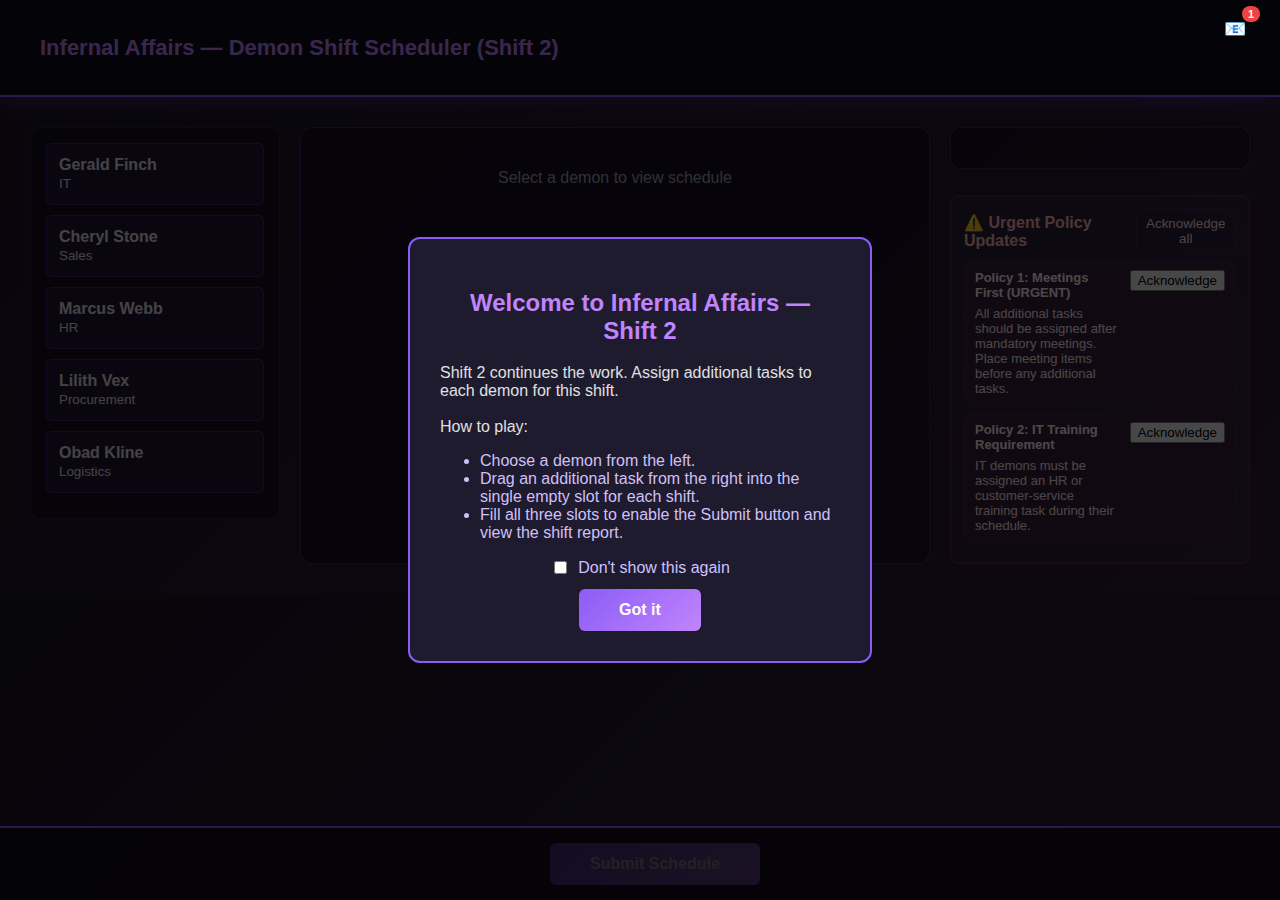
<file: work_shift2.html>
<!DOCTYPE html>
<html lang="en">

<head>
  <meta charset="UTF-8">
  <meta name="viewport" content="width=device-width, initial-scale=1.0">
  <title>Infernal Affairs - Shift 2</title>
  <style>
    body {
      background: linear-gradient(135deg, #1a1625, #2d1b3d);
      color: #e0e0e0;
      font-family: 'Inter', sans-serif;
      margin: 0;
      overflow-x: hidden;
    }

    header {
      background: #0f0a1a;
      border-bottom: 2px solid #8b5cf6;
      padding: 20px 40px;
      box-shadow: 0 4px 20px rgba(139, 92, 246, 0.3);
      display: flex;
      justify-content: space-between;
      align-items: center;
    }

    h1 {
      color: #c084fc;
      font-size: 22px;
    }

    .container {
      display: grid;
      grid-template-columns: 250px 1fr 300px;
      gap: 20px;
      padding: 30px;
    }

    /* Sidebar */
    .demon-list {
      background: rgba(15, 10, 26, 0.6);
      border: 1px solid rgba(139, 92, 246, 0.2);
      border-radius: 10px;
      padding: 15px;
      height: fit-content;
    }

    .demon-item {
      background: rgba(139, 92, 246, 0.1);
      border: 1px solid rgba(139, 92, 246, 0.3);
      border-radius: 6px;
      padding: 12px;
      margin-bottom: 10px;
      cursor: pointer;
      transition: 0.2s;
    }

    .demon-item:hover {
      background: rgba(139, 92, 246, 0.25);
    }

    .demon-item.locked {
      opacity: 0.5;
      cursor: not-allowed;
      position: relative;
    }

    .demon-item.locked::after {
      content: '🔒';
      position: absolute;
      right: 10px;
      top: 10px;
      font-size: 14px;
    }

    /* Schedule Area */
    .schedule-area {
      background: rgba(15, 10, 26, 0.6);
      border: 1px solid rgba(139, 92, 246, 0.3);
      border-radius: 12px;
      padding: 25px;
    }

    .shifts {
      display: flex;
      justify-content: space-between;
      gap: 16px;
    }

    .shift-column {
      flex: 1;
      background: rgba(139, 92, 246, 0.05);
      border-radius: 8px;
      padding: 16px;
      border: 1px solid rgba(139, 92, 246, 0.3);
    }

    .shift-column h3 {
      text-align: center;
      color: #c084fc;
      margin-bottom: 12px;
    }

    .task-list {
      display: flex;
      flex-direction: column;
      gap: 10px;
    }

    .task-item {
      background: rgba(139, 92, 246, 0.15);
      border: 1px solid rgba(139, 92, 246, 0.3);
      border-radius: 6px;
      padding: 10px;
      font-size: 14px;
    }

    .drop-slot {
      border: 2px dashed rgba(139, 92, 246, 0.3);
      border-radius: 6px;
      height: 50px;
      display: flex;
      align-items: center;
      justify-content: center;
      color: #9ca3af;
      cursor: pointer;
      transition: 0.2s;
    }

    .drop-slot.drag-over {
      border-color: #c084fc;
      background: rgba(139, 92, 246, 0.1);
    }

    .drop-slot.filled {
      background: rgba(139, 92, 246, 0.2);
      border-color: #8b5cf6;
      color: #fff;
    }

    /* Task Pool */
    .task-pool {
      background: rgba(15, 10, 26, 0.6);
      border: 1px solid rgba(139, 92, 246, 0.3);
      border-radius: 10px;
      padding: 20px;
      height: fit-content;
    }

    .pool-task {
      background: rgba(139, 92, 246, 0.15);
      border: 1px solid rgba(139, 92, 246, 0.3);
      border-radius: 6px;
      padding: 10px;
      margin-bottom: 10px;
      cursor: move;
      font-size: 13px;
    }

    .pool-task.used {
      opacity: 0.4;
      cursor: not-allowed;
    }

    /* Submit Bar */
    .submit-bar {
      position: fixed;
      bottom: 0;
      left: 0;
      width: 100%;
      background: rgba(15, 10, 26, 0.9);
      border-top: 2px solid #8b5cf6;
      text-align: center;
      padding: 15px;
    }

    .submit-btn {
      background: linear-gradient(135deg, #8b5cf6, #c084fc);
      border: none;
      border-radius: 6px;
      color: #fff;
      padding: 12px 40px;
      font-size: 16px;
      font-weight: 600;
      cursor: pointer;
      transition: 0.3s;
    }

    .submit-btn:disabled {
      opacity: 0.4;
      cursor: not-allowed;
    }

    .submit-btn:hover:not(:disabled) {
      transform: translateY(-2px);
      box-shadow: 0 0 20px rgba(139, 92, 246, 0.5);
    }

    /* Modal */
    .modal {
      position: fixed;
      inset: 0;
      background: rgba(0, 0, 0, 0.7);
      display: none;
      align-items: center;
      justify-content: center;
    }

    .modal.active {
      display: flex;
    }

    .modal-content {
      background: #1e1b2e;
      border: 2px solid #8b5cf6;
      border-radius: 12px;
      padding: 30px;
      width: 400px;
      text-align: center;
    }

    /* vertical schedule list and insertion marker */
    .task-list-vertical {
      display: flex;
      flex-direction: column;
      gap: 8px;
      padding: 12px;
      max-width: 720px;
      margin: 0 auto;
    }

    .task-item.baseline {
      padding: 10px 12px;
      background: rgba(139, 92, 246, 0.12);
      border-radius: 6px;
    }

    .task-item.assigned-task {
      background: linear-gradient(90deg, rgba(139, 92, 246, 0.16), rgba(139, 92, 246, 0.22));
      border-radius: 6px;
      padding: 10px 12px;
      cursor: move;
    }

    .insertion-marker {
      height: 8px;
      background: rgba(192, 132, 252, 0.25);
      border-radius: 4px;
      margin: 4px 0;
      transition: all 140ms ease;
      transform-origin: left center;
    }

    .toast {
      position: fixed;
      left: 50%;
      transform: translateX(-50%) translateY(20px);
      bottom: 28px;
      background: rgba(30, 27, 46, 0.95);
      color: #e9e4ff;
      border: 1px solid rgba(139, 92, 246, 0.4);
      padding: 10px 16px;
      border-radius: 8px;
      box-shadow: 0 6px 18px rgba(0, 0, 0, 0.5);
      opacity: 0;
      pointer-events: none;
      transition: opacity 180ms ease, transform 180ms ease;
      z-index: 1200;
    }

    .toast.active {
      opacity: 1;
      transform: translateX(-50%) translateY(0);
      pointer-events: auto;
    }

    /* Profile card shown above the schedule when a demon is selected */
    .profile-card {
      background: rgba(255, 255, 255, 0.02);
      border: 1px solid rgba(139, 92, 246, 0.08);
      padding: 10px 12px;
      border-radius: 8px;
      margin: 12px 0;
      color: #e7def8;
      text-align: center;
    }

    .profile-item {
      background: rgba(139, 92, 246, 0.06);
      padding: 6px 10px;
      border-radius: 6px;
      font-size: 13px;
      color: #f3e9ff;
    }

    /* layout for profile on the left and tasks on the right */
    .schedule-grid {
      display: grid;
      grid-template-columns: 260px 1fr;
      gap: 18px;
      align-items: start;
      margin-top: 8px;
    }

    .profile-column {
      display: flex;
      flex-direction: column;
      gap: 10px;
      align-items: center;
    }

    .profile-image {
      position: relative;
      overflow: hidden;
      width: 140px;
      height: 140px;
      border-radius: 8px;
      background: linear-gradient(135deg, rgba(139, 92, 246, 0.16), rgba(192, 132, 252, 0.08));
      border: 1px solid rgba(139, 92, 246, 0.15);
      display: flex;
      align-items: center;
      justify-content: center;
      color: #f3e9ff;
      font-weight: 700;
      font-size: 18px;
    }

    .profile-image img.profile-photo {
      position: absolute;
      left: 0;
      top: 0;
      width: 100%;
      height: 100%;
      object-fit: cover;
      object-position: center center;
      display: block;
    }

    /* variant for slightly smaller source images (centered) */
    .profile-image img.small-photo {
      position: absolute;
      width: 92% !important;
      height: 92% !important;
      left: 50% !important;
      top: 50% !important;
      transform: translate(-50%, -50%) !important;
      /* show the full image without cropping */
      object-fit: contain;
      object-position: center center;
      display: block;
      background-color: transparent;
    }

    .profile-bio {
      font-size: 13px;
      color: #dcd0f8;
      background: rgba(255, 255, 255, 0.02);
      padding: 8px;
      border-radius: 6px;
      text-align: left;
    }

    /* Email app styles */
    .app-icons {
      margin-right: 8px;
      position: absolute;
      right: 18px;
      top: 12px;
      z-index: 1500;
    }

    .app-icons button {
      background: transparent;
      border: none;
      color: #e6ddff;
      cursor: pointer;
      padding: 6px 8px;
      border-radius: 6px;
      position: relative;
    }

    .app-icons button:hover {
      background: rgba(139, 92, 246, 0.08);
    }

    .email-inbox {
      position: fixed;
      right: 20px;
      bottom: 20px;
      width: 720px;
      height: 72vh;
      min-height: 420px;
      background: linear-gradient(180deg, #161226, #211730);
      border: 1px solid rgba(139, 92, 246, 0.35);
      border-radius: 10px;
      box-shadow: 0 20px 60px rgba(10, 8, 18, 0.7);
      display: none;
      flex-direction: column;
      z-index: 1400;
      overflow: hidden;
    }

    .email-content {
      display: flex;
      flex: 1;
      min-height: 0;
    }

    .email-inbox-header {
      display: flex;
      justify-content: space-between;
      align-items: center;
      padding: 12px 14px;
      border-bottom: 1px solid rgba(139, 92, 246, 0.06);
      color: #e6ddff;
      background: linear-gradient(90deg, rgba(139, 92, 246, 0.03), transparent);
      width: 100%;
      box-sizing: border-box;
    }

    .email-list {
      padding: 10px;
      overflow: auto;
      width: 36%;
      border-right: 1px solid rgba(139, 92, 246, 0.04);
      box-sizing: border-box;
    }

    .email-preview {
      padding: 18px;
      background: linear-gradient(180deg, rgba(255, 255, 255, 0.01), transparent);
      display: block;
      width: 64%;
      box-sizing: border-box;
      overflow: auto;
    }

    .email-item {
      padding: 10px 12px;
      border-radius: 6px;
      margin-bottom: 8px;
      background: transparent;
      cursor: pointer;
    }

    .email-item:hover {
      background: rgba(139, 92, 246, 0.06);
    }

    .email-item.unread {
      box-shadow: inset 3px 0 0 0 #c084fc;
    }

    .email-item.selected {
      background: rgba(139, 92, 246, 0.08);
    }

    .email-item div {
      line-height: 1.1
    }

    .unread-badge {
      position: absolute;
      top: -6px;
      right: -6px;
      background: #ef4444;
      color: white;
      font-size: 11px;
      padding: 2px 6px;
      border-radius: 999px;
      font-weight: 700;
      box-shadow: 0 2px 6px rgba(0, 0, 0, 0.4);
    }

    /* resize handle */
    .resize-handle {
      width: 18px;
      height: 18px;
      position: absolute;
      right: 8px;
      bottom: 8px;
      cursor: nwse-resize;
      background: linear-gradient(135deg, rgba(255, 255, 255, 0.03), transparent);
      border-radius: 4px;
      box-shadow: 0 4px 12px rgba(0, 0, 0, 0.5);
      z-index: 1600;
    }

    /* unread badge pulse animation */
    @keyframes pulse-badge {
      0% {
        transform: scale(1);
        box-shadow: 0 0 0 0 rgba(239, 68, 68, 0.7);
      }

      70% {
        transform: scale(1.12);
        box-shadow: 0 0 0 10px rgba(239, 68, 68, 0);
      }

      100% {
        transform: scale(1);
        box-shadow: 0 0 0 0 rgba(239, 68, 68, 0);
      }
    }

    .unread-badge.pulse {
      animation: pulse-badge 1200ms ease-in-out 3;
    }

    /* small incoming notification popup */
    .mail-notify {
      position: fixed;
      right: 26px;
      bottom: 110px;
      background: linear-gradient(180deg, #2b2338, #1d1726);
      color: #fff;
      border: 1px solid rgba(139, 92, 246, 0.25);
      padding: 10px 14px;
      border-radius: 8px;
      box-shadow: 0 10px 30px rgba(0, 0, 0, 0.5);
      z-index: 1600;
      opacity: 0;
      transform: translateY(6px);
      transition: opacity 220ms ease, transform 220ms ease;
      max-width: 320px;
      font-size: 13px;
    }

    .mail-notify.show {
      opacity: 1;
      transform: translateY(0);
    }

    /* Urgent policy updates panel */
    .policies-panel {
      margin-top: 14px;
      background: linear-gradient(180deg, rgba(255, 230, 230, 0.03), rgba(255, 200, 200, 0.02));
      border: 2px solid rgba(239, 68, 68, 0.18);
      padding: 12px;
      border-radius: 8px;
      color: #ffeef0;
    }

    .policies-header {
      display: flex;
      justify-content: space-between;
      align-items: center;
      margin-bottom: 8px;
    }

    .policies-header strong {
      color: #ffb4b4;
    }

    .policy-item {
      background: rgba(239, 68, 68, 0.06);
      border: 1px solid rgba(239, 68, 68, 0.12);
      padding: 8px 10px;
      border-radius: 6px;
      margin-bottom: 8px;
      color: #ffeef0;
      font-size: 13px;
    }

    .policy-actions button {
      background: none;
      border: 1px solid rgba(255, 255, 255, 0.06);
      color: #ffdede;
      padding: 6px 8px;
      border-radius: 6px;
      cursor: pointer;
    }

    .task-number {
      display: inline-block;
      width: 28px;
      height: 28px;
      line-height: 28px;
      text-align: center;
      border-radius: 6px;
      margin-right: 8px;
      background: rgba(255, 255, 255, 0.03);
      color: #ffdede;
      font-weight: 700;
      border: 1px solid rgba(255, 255, 255, 0.04);
      flex: 0 0 auto;
    }

    /* visual marker for tasks that violate policies (penalized) */
    .task-item.noncompliant {
      outline: 2px dashed rgba(255, 120, 120, 0.35);
      background: linear-gradient(90deg, rgba(255, 120, 120, 0.03), rgba(139, 92, 246, 0.06));
    }
  </style>
</head>

<body>
  <header>
    <h1>Infernal Affairs — Demon Shift Scheduler (Shift 2)</h1>
  </header>

  <div class="app-icons" aria-hidden="true">
    <button id="emailIcon" title="Open Mail" aria-label="Open Mail" style="font-size:18px;position:relative;">📧 <span
        id="unreadBadge" class="unread-badge" aria-hidden="true" style="display:none">0</span></button>
  </div>

  <div class="container">
    <div class="demon-list" id="demonList"></div>
    <div class="schedule-area" id="scheduleArea">
      <p style="color:#9ca3af; text-align:center;">Select a demon to view schedule</p>
    </div>
    <div style="display:flex;flex-direction:column;gap:12px;">
      <div class="task-pool" id="taskPool"></div>

      <!-- Urgent policy updates panel (added for Shift 2) -->
      <div class="policies-panel" id="policyPanel" aria-live="polite">
        <div class="policies-header">
          <strong>⚠️ Urgent Policy Updates</strong>
          <div class="policy-actions"><button id="ackAllBtn">Acknowledge all</button></div>
        </div>
        <div id="policyList">
          <!-- policy items rendered here -->
        </div>
      </div>
    </div>
  </div>

  <div class="submit-bar">
    <button class="submit-btn" id="submitBtn" disabled>Submit Schedule</button>
  </div>

  <div class="modal" id="modal">
    <div class="modal-content">
      <h2 id="modalTitle" style="color:#c084fc"></h2>
      <p id="modalBody"></p>
      <button class="submit-btn" onclick="closeModal()">Close</button>
    </div>
  </div>

  <!-- Welcome / instructions modal shown on page load -->
  <div class="modal" id="welcomeModal">
    <div class="modal-content">
      <h2 style="color:#c084fc">Welcome to Infernal Affairs — Shift 2</h2>
      <p style="color:#e0e0e0; text-align:left;">Shift 2 continues the work. Assign additional tasks to each demon for
        this shift.<br><br>
        How to play:
      <ul style="text-align:left; color:#d1c0f8;">
        <li>Choose a demon from the left.</li>
        <li>Drag an additional task from the right into the single empty slot for each shift.</li>
        <li>Fill all three slots to enable the Submit button and view the shift report.</li>
      </ul>
      </p>
      <label style="display:flex;align-items:center;gap:8px;justify-content:center;margin-top:8px;color:#cfc1ff;"><input
          type="checkbox" id="hideWelcomeCheckbox"> Don't show this again</label>
      <div style="margin-top:12px;display:flex;gap:8px;justify-content:center;">
        <button class="submit-btn" onclick="closeWelcomeModal()">Got it</button>
      </div>
    </div>
  </div>

  <!-- toast element for brief messages -->
  <div id="toast" class="toast" role="status" aria-live="polite"></div>

  <!-- small mail notification -->
  <div id="mailNotify" class="mail-notify" aria-hidden="true"></div>

  <!-- Email Inbox (hidden until opened) -->
  <div class="email-inbox" id="emailInbox" role="dialog" aria-modal="false" aria-hidden="true">
    <div class="email-inbox-header">
      <strong>Inbox</strong>
      <div style="display:flex;gap:8px;align-items:center;">
        <button id="composeBtn" class="submit-btn" style="padding:6px 10px;font-size:13px;">New</button>
        <button id="closeEmail" class="submit-btn" style="padding:6px 10px;font-size:13px;">Close</button>
      </div>
    </div>
    <div class="email-content">
      <div class="email-list" id="emailList" tabindex="0"></div>
      <div class="email-preview" id="emailPreview" aria-hidden="true">
        <div id="previewHeader" style="font-weight:700;margin-bottom:6px"></div>
        <div id="previewBody" style="color:#dcd0f8;font-size:14px"></div>
      </div>
    </div>
    <div class="resize-handle" id="resizeHandle" title="Drag to resize" aria-hidden="true"></div>
  </div>

  <script>
    const demons = [
      { id: 'gerald', name: 'Gerald Finch', dept: 'IT', baseline: ['Answer IT ticket emails', 'Attend standup meeting', 'Update the new updates article nobody reads', 'Clean up legacy code', 'Review bug tickets'], optional: ['Attend to 12 tickets for demons needing assistance restarting their computer', 'Unplug and replug HR department’s printers (27)', 'Review code project merge requests with no comments', 'Complete mandatory internet safety training', 'Write a 10-page report on why the Wi-Fi crashed last week', 'Train an intern to close tabs (there are 187 open)'], misery: [9, 7, 10, 8, 7, 10], causeOfDeath: 'Fell asleep at the wheel after working 3 days consecutively', sentence: 'Sold soul for middle management position', bloodType: 'A+', mbti: 'ISTJ', astro: 'Virgo', aspects: ['Low patience', 'Arrogant', 'Hates ambiguity'], bio: 'Seasoned systems engineer who values order and predictability. Gets frustrated by vague requirements and loves tidy dashboards.', photo: 'cecil.png' },
      { id: 'cheryl', name: 'Cheryl Stone', dept: 'Sales', baseline: ['Strategy meeting with team', 'Answer emails', 'Review recent contracts', 'Follow up on potential clients', 'Organize new client leads'], optional: ['Data entry in silence', 'Reorganize files alphabetically', 'Complete Manipulation training until reaching a perfect score', 'Solo shift at the crossroads', 'Shadow the new hire’s first soul deal', 'Present quarterly projections to an empty conference room for “practice.”'], misery: [10, 8, 6, 10, 4, 10], causeOfDeath: 'Old age', sentence: 'Sold soul in exchange for ex-husband’s fortune', bloodType: 'O-', mbti: 'ENFP', astro: 'Leo', aspects: ['Charismatic', 'People-pleaser', 'Hates to be alone'], bio: 'A persuasive closer who thrives on attention and validation. Loves social rituals but crumbles when isolated.', photo: 'raquel.png' },
      { id: 'marcus', name: 'Marcus Webb', dept: 'HR', baseline: ['Review incoming applicants', 'Conduct second stage interviews', 'Deny PTO requests', 'Complete mandatory customer service training', 'Respond to all emails'], optional: ['Announce new decaf policy in the break room', 'Hold handling meeting for coworkers causing disruption during work', 'Update 200 outdated policies that no one reads', 'Organize a grief circle for demons demoted to Floor 404', 'Address all complaints from the complaint box by assuming who made the complaints', 'Prepare 100 laminated “Teamwork is Eternal” posters'], misery: [10, 10, 6, 8, 10, 5], causeOfDeath: 'Got in between violent argument of two coworkers', sentence: 'Contributed nothing to society', bloodType: 'B+', mbti: 'INFJ', astro: 'Capricorn', aspects: ['Overly formal', 'Rule-oriented', 'Hates conflict and confrontation'], bio: 'HR veteran with a rigid rulebook. Loves procedures and quietly feels bad about hard decisions.', photo: 'jeffrey.png' },
      { id: 'lilith', name: 'Lilith Vex', dept: 'Procurement', baseline: ['Approve infernal purchase orders', 'Audit supply summoning logs', 'Negotiate with vendor wraiths', 'Catalog cursed office supplies', 'Coordinate bulk sulfur deliveries'], optional: ['Haggle for lower eternal flame rates', 'Approve 400 stapler requisitions', 'Perform inventory of cursed mugs', 'Negotiate vendor bribe schedule', 'File procurement grievances to Central Torment'], misery: [8, 9, 7, 8, 9, 7], causeOfDeath: 'Contract dispute gone wrong', sentence: 'Forced to source cheaper souls forever', bloodType: 'AB-', mbti: 'ENTJ', astro: 'Scorpio', aspects: ['Bargainer', 'Pragmatic', 'Thinks in spreadsheets'], bio: 'Resourceful procurement manager who can find a deal on anything — including souls.', photo: '' },
      { id: 'obad', name: 'Obad Kline', dept: 'Logistics', baseline: ['Route portal shipments', 'Inspect conveyor wards', 'Manage shift handoffs', 'Calibrate teleportation anchors', 'File delayed shipment reports'], optional: ['Oversee midnight portal reroute', 'Clear backlog of lost parcels', 'Train new courier imps', 'Fix broken direction sigils', 'Balance the load of condemned freight'], misery: [9, 8, 8, 9, 7, 8], causeOfDeath: 'Crushed by wayward freight', sentence: 'Assigned to eternal night shift logistics', bloodType: 'O+', mbti: 'ESTP', astro: 'Taurus', aspects: ['Practical', 'Hands-on', 'Impatient'], bio: 'Logistics specialist who keeps the underworld moving, one cursed crate at a time.', photo: '' }
    ];


    const MAX_TASKS = 8; // total allowed tasks (baseline + assigned)
    let state = { current: null, assignments: {}, locked: {}, finalScores: {} };

    function init() {
      const list = document.getElementById('demonList');
      demons.forEach(d => {
        const el = document.createElement('div');
        el.className = 'demon-item';
        el.innerHTML = `<strong>${d.name}</strong><br><small>${d.dept}</small>`;
        el.onclick = () => selectDemon(d.id);
        list.appendChild(el);
      });
      // show welcome on first load unless hidden
      if (localStorage.getItem('hideWelcome') !== 'true') showWelcomeModal();
    }

    function selectDemon(id) {
      if (state.locked[id]) return;
      state.current = demons.find(d => d.id === id);
      renderSchedule();
      renderTasks();
      document.getElementById('submitBtn').disabled = true;
    }

    function renderSchedule() {
      const d = state.current; const area = document.getElementById('scheduleArea');
      // Build a small profile card with helpful context for the player
      // Build a left-column profile (image + bio + details) and right-side task list
      area.innerHTML = `
        <h2 style='color:#c084fc;text-align:center;'>${d.name} — ${d.dept}</h2>
        <div class="schedule-grid">
          <div class="profile-column">
              <div class="profile-image" aria-hidden="true">
                  <img class="profile-photo ${d.id === 'gerald' ? 'small-photo' : ''}" src="${d.photo || ''}" alt="${d.name}" onerror="this.style.display='none'" />
                </div>
              </div>
            <div class="profile-card" style="width:100%; text-align:left;">
              <div class="profile-bio">${d.bio}</div>
              <div style="display:flex;flex-direction:column;gap:6px;margin-top:8px;">
                <div class="profile-item"><strong>Cause:</strong> ${d.causeOfDeath}</div>
                <div class="profile-item"><strong>Sentence:</strong> ${d.sentence}</div>
                <div style="display:flex;gap:8px;flex-wrap:wrap;margin-top:6px;">
                  <div class="profile-item"><strong>Blood:</strong> ${d.bloodType}</div>
                  <div class="profile-item"><strong>MBTI:</strong> ${d.mbti}</div>
                  <div style="margin-top:6px;" class="profile-item"><strong>Aspects:</strong> ${d.aspects.join(', ')}</div>
                </div>
              </div>
            </div>
          </div>
          <div class="tasks-column">
            <div class='task-list-vertical' id='scheduleList'>
              ${d.baseline.map((t, i) => `<div class='task-item baseline' data-baseline-index='${i}'>${t}</div>`).join('')}
              </div>
              <p style='text-align:center;color:#9ca3af;margin-top:8px;'>Drag up to 3 additional tasks from the right into the list above. Drop between items to insert.</p>
          </div>
        </div>`;

      // Attach drag/drop listeners to the schedule list container
      const scheduleList = document.getElementById('scheduleList');
      scheduleList.ondragover = listDragOver;
      scheduleList.ondrop = listDrop;
      scheduleList.ondragleave = listDragLeave;

      // restore any previously-saved assignments for this demon
      const saved = state.assignments[d.id] || [];
      saved.forEach(idx => {
        const poolTask = document.querySelector(`.pool-task[data-index='${idx}']`);
        // if poolTask not yet rendered, we'll mark used after renderTasks runs
      });
      // ensure numbering is up to date
      renumberSchedule();
    }

    function renderTasks() {
      const pool = document.getElementById('taskPool');
      const d = state.current; pool.innerHTML = '<h3>Additional Tasks</h3>';
      d.optional.forEach((t, i) => {
        const el = document.createElement('div');
        el.className = 'pool-task'; el.textContent = t;
        el.draggable = true; el.dataset.index = i;
        el.ondragstart = dragStart;
        el.tabIndex = 0;
        el.onkeydown = poolKeyDown;
        pool.appendChild(el);
      });
      // allow dropping back into the pool to unassign tasks
      pool.ondragover = (e) => e.preventDefault();
      pool.ondrop = dropToPool;
      // mark any pool items used by current assignments
      markPoolUsed();
      // also restore assigned elements in order
      const scheduleList = document.getElementById('scheduleList');
      if (scheduleList) {
        // remove any existing assigned-task elements
        Array.from(scheduleList.querySelectorAll('.assigned-task')).forEach(a => a.remove());
        const saved = state.assignments[state.current.id] || [];
        saved.forEach(idx => {
          const t = d.optional[idx];
          if (t == null) return;
          const newEl = document.createElement('div');
          newEl.className = 'task-item assigned-task';
          newEl.textContent = t;
          newEl.draggable = true;
          newEl.dataset.index = idx;
          newEl.tabIndex = 0;
          newEl.onkeydown = assignedKeyDown;
          newEl.ondragstart = dragStart;
          newEl.ondragend = dragEnd;
          // animate restoration of saved assigned items
          newEl.style.opacity = 0; newEl.style.transform = 'translateY(6px)';
          scheduleList.appendChild(newEl);
          requestAnimationFrame(() => { newEl.style.transition = 'opacity 160ms ease, transform 160ms ease'; newEl.style.opacity = 1; newEl.style.transform = ''; });
        });
        // renumber after restoring assigned items
        renumberSchedule();
        checkReady();
      }
    }

    // renumber schedule items so each shows its 1-based position
    function renumberSchedule() {
      const list = document.getElementById('scheduleList');
      if (!list) return;
      const items = Array.from(list.children).filter(c => c.classList && (c.classList.contains('baseline') || c.classList.contains('assigned-task')));
      items.forEach((it, idx) => {
        let num = it.querySelector('.task-number');
        if (!num) {
          num = document.createElement('span');
          num.className = 'task-number';
          // wrap content
          const inner = document.createElement('span');
          while (it.firstChild) inner.appendChild(it.firstChild);
          it.appendChild(inner);
          it.insertBefore(num, inner);
        }
        num.textContent = String(idx + 1);
      });
    }

    // helper: get the display text for a schedule item (without the number)
    function getItemText(itemEl) {
      if (!itemEl) return '';
      const inner = itemEl.querySelector('span');
      if (inner) return inner.textContent.trim();
      return itemEl.textContent.trim();
    }

    // build ordered array of task texts for the current schedule list
    function getScheduleArray(listEl) {
      const list = listEl || document.getElementById('scheduleList');
      if (!list) return [];
      const items = Array.from(list.children).filter(c => c.classList && (c.classList.contains('baseline') || c.classList.contains('assigned-task')));
      return items.map(it => getItemText(it));
    }

    // Evaluate policies against the actual schedule list DOM and return structured violations.
    // Rules supported: 'ban_keyword', 'require_before', 'fixed_position'.
    // This function does NOT block actions. Instead it returns violations and the UI marks affected items as noncompliant.
    function evaluatePoliciesOnList(listEl, demon) {
      const list = listEl || document.getElementById('scheduleList');
      if (!list) return [];
      const items = Array.from(list.children).filter(c => c.classList && (c.classList.contains('baseline') || c.classList.contains('assigned-task')));
      const texts = items.map(it => getItemText(it));
      const violations = [];

      for (const policy of policies) {
        if (!policy.rules) continue;
        for (const rule of policy.rules) {
          const type = rule.type;
          const penalty = (rule.penalty != null) ? Number(rule.penalty) : 0.5; // default penalty multiplier when violated
          if (type === 'ban_keyword') {
            const kw = rule.keyword.toLowerCase();
            const affected = [];
            texts.forEach((t, i) => { if (t.toLowerCase().includes(kw)) affected.push(i); });
            if (affected.length) {
              violations.push({ policyId: policy.id, policyTitle: policy.title, rule, reason: `Tasks containing "${rule.keyword}" will be penalized.`, affected, penalty });
            }
          } else if (type === 'require_before') {
            const a = rule.keywordA.toLowerCase(); const b = rule.keywordB.toLowerCase();
            let idxA = -1, idxB = -1;
            texts.forEach((t, i) => { const s = t.toLowerCase(); if (s.includes(a) && idxA === -1) idxA = i; if (s.includes(b) && idxB === -1) idxB = i; });
            if (idxA !== -1 && idxB !== -1 && idxA >= idxB) {
              // both are relevant to the violation
              violations.push({ policyId: policy.id, policyTitle: policy.title, rule, reason: `Items matching "${rule.keywordA}" should come before "${rule.keywordB}" — penalty applied.`, affected: [idxA, idxB], penalty });
            }
          } else if (type === 'fixed_position') {
            const kw = rule.keyword.toLowerCase(); const pos = Number(rule.position) - 1; // 0-based
            let foundIdx = -1;
            texts.forEach((t, i) => { if (t.toLowerCase().includes(kw) && foundIdx === -1) foundIdx = i; });
            if (foundIdx !== -1 && foundIdx !== pos) {
              violations.push({ policyId: policy.id, policyTitle: policy.title, rule, reason: `Item matching "${rule.keyword}" is not at required position ${rule.position} — penalty applied.`, affected: [foundIdx], penalty });
            }
          } else if (type === 'meetings_before_additional') {
            // Ensure baseline meeting items come before any assigned tasks. Penalize assigned tasks that appear before a meeting.
            const meetingBaselineIdxs = items.map((it, i) => ({ it, i })).filter(x => x.it.classList.contains('baseline') && getItemText(x.it).toLowerCase().includes('meeting')).map(x => x.i);
            if (meetingBaselineIdxs.length) {
              const lastMeeting = Math.max(...meetingBaselineIdxs);
              const affected = [];
              items.forEach((it, i) => { if (it.classList.contains('assigned-task') && i <= lastMeeting) affected.push(i); });
              if (affected.length) {
                violations.push({ policyId: policy.id, policyTitle: policy.title, rule, reason: `Additional tasks should be assigned after mandatory meetings.`, affected, penalty });
              }
            }
          } else if (type === 'require_training_for_dept') {
            // If demon matches the specified dept, require at least one task mentioning HR/customer-service training keywords.
            const dept = (rule.dept || '').toLowerCase();
            if (demon && demon.dept && demon.dept.toLowerCase() === dept) {
              const kws = (rule.keywords && rule.keywords.length) ? rule.keywords.map(k => k.toLowerCase()) : ['hr', 'human resources', 'customer service'];
              const found = texts.some(t => {
                const s = t.toLowerCase();
                return kws.some(kw => s.includes(kw)) || (s.includes('training') && kws.some(kw => s.includes(kw)));
              });
              if (!found) {
                // penalize all assigned tasks
                const affected = items.map((it, i) => it.classList.contains('assigned-task') ? i : -1).filter(i => i >= 0);
                if (affected.length) {
                  violations.push({ policyId: policy.id, policyTitle: policy.title, rule, reason: `IT demons must be assigned an HR training task.`, affected, penalty });
                }
              }
            }
          }
        }
      }
      return violations;
    }

    // Mark/unmark items in the given list based on violations (list of violation objects with affected positions)
    function applyNoncompliantMarkers(listEl, violations) {
      const list = listEl || document.getElementById('scheduleList');
      if (!list) return;
      const items = Array.from(list.children).filter(c => c.classList && (c.classList.contains('baseline') || c.classList.contains('assigned-task')));
      // compute a set of affected positions
      const affectedPos = new Set();
      violations.forEach(v => { (v.affected || []).forEach(i => affectedPos.add(i)); });
      items.forEach((it, idx) => {
        if (it.classList.contains('assigned-task') && affectedPos.has(idx)) it.classList.add('noncompliant'); else it.classList.remove('noncompliant');
      });
    }

    // Helper: given a list and returned violations, return a map from position -> min penalty multiplier
    function buildPenaltyMap(listEl, violations) {
      const map = new Map();
      violations.forEach(v => {
        const p = (v.penalty != null) ? Number(v.penalty) : 0.5;
        (v.affected || []).forEach(pos => {
          if (!map.has(pos)) map.set(pos, p); else map.set(pos, Math.min(map.get(pos), p));
        });
      });
      return map; // pos -> multiplier (e.g., 0.5)
    }

    // -- rest of the script is identical to work.html (drag/drop handlers, toasts, modal, email, incoming simulation, etc.) --
    // For brevity I will reuse the same logic from work.html below.

    let dragged = null; // the element being dragged
    let dragSource = null; // 'pool' or 'assigned'
    let insertionMarker = null;

    function ensureMarker() {
      if (!insertionMarker) {
        insertionMarker = document.createElement('div');
        insertionMarker.className = 'insertion-marker';
      }
    }
    function clearMarker() {
      if (insertionMarker && insertionMarker.parentElement) insertionMarker.parentElement.removeChild(insertionMarker);
    }

    function dragStart(e) {
      dragged = e.target;
      if (!dragged) return;
      if (dragged.classList.contains('pool-task')) dragSource = 'pool';
      else if (dragged.classList.contains('assigned-task')) dragSource = 'assigned';
      else dragSource = null;
      setTimeout(() => dragged && (dragged.style.opacity = '0.6'), 0);
    }

    function dragEnd(e) { if (dragged) dragged.style.opacity = ''; dragged = null; dragSource = null; clearMarker(); }

    function poolKeyDown(e) {
      if (e.key === 'Enter' || e.key === ' ') {
        e.preventDefault();
        const el = e.currentTarget;
        const assignedCount = document.querySelectorAll('.assigned-task').length;
        const baselineCount = (state.current && state.current.baseline) ? state.current.baseline.length : 0;
        const allowedAssigned = Math.max(0, MAX_TASKS - baselineCount);
        if (assignedCount >= allowedAssigned) { showToast(`You may only assign up to ${allowedAssigned} additional tasks.`); return; }
        const scheduleList = document.getElementById('scheduleList');
        if (!scheduleList) return;
        const newEl = document.createElement('div');
        newEl.className = 'task-item assigned-task';
        newEl.textContent = el.textContent;
        newEl.draggable = true;
        newEl.dataset.index = el.dataset.index;
        newEl.tabIndex = 0;
        newEl.onkeydown = assignedKeyDown;
        newEl.ondragstart = dragStart;
        newEl.ondragend = dragEnd;
        newEl.style.opacity = 0; newEl.style.transform = 'translateY(6px)';
        scheduleList.appendChild(newEl);
        requestAnimationFrame(() => { newEl.style.transition = 'opacity 160ms ease, transform 160ms ease'; newEl.style.opacity = 1; newEl.style.transform = ''; });
        el.classList.add('used');
        renumberSchedule();

        // Evaluate policies after insertion. If violations exist, mark affected items and notify (penalty applies).
        const violations = evaluatePoliciesOnList(scheduleList, state.current);
        applyNoncompliantMarkers(scheduleList, violations);
        if (violations.length) {
          showToast(`Policy update: ${violations.map(v => v.reason).join(' ')} Tasks will be penalized.`);
        }
        saveAssignments();
        checkReady();
      }
    }

    function assignedKeyDown(e) {
      const el = e.currentTarget; if (!el) return;
      if (e.key === 'Delete' || e.key === 'Backspace') {
        // Attempt removal but validate policies — if removal causes violation, prevent it.
        const scheduleList = document.getElementById('scheduleList');
        const idx = el.dataset.index;
        const poolTask = document.querySelector(`.pool-task[data-index='${idx}']`);
        const originalNext = el.nextSibling;
        const originalParent = el.parentElement;
        // tentatively remove then evaluate policies; if violations, mark penalized tasks but allow removal
        if (originalParent) originalParent.removeChild(el);
        renumberSchedule();
        const violationsAfter = evaluatePoliciesOnList(scheduleList, state.current);
        applyNoncompliantMarkers(scheduleList, violationsAfter);
        if (violationsAfter.length) showToast(`Policy update: ${violationsAfter.map(v => v.reason).join(' ')} Tasks will be penalized.`);
        if (poolTask) poolTask.classList.remove('used');
        saveAssignments(); checkReady();
      } else if (e.key === 'ArrowUp') {
        e.preventDefault(); const prev = el.previousElementSibling; if (prev) {
          el.parentElement.insertBefore(el, prev);
          renumberSchedule();
          const violations = evaluatePoliciesOnList(el.parentElement, state.current);
          applyNoncompliantMarkers(el.parentElement, violations);
          if (violations.length) showToast(`Policy update: ${violations.map(v => v.reason).join(' ')} Tasks will be penalized.`);
          saveAssignments();
        }
      } else if (e.key === 'ArrowDown') {
        e.preventDefault(); const next = el.nextElementSibling; if (next) {
          el.parentElement.insertBefore(next, el);
          renumberSchedule();
          const violations2 = evaluatePoliciesOnList(el.parentElement, state.current);
          applyNoncompliantMarkers(el.parentElement, violations2);
          if (violations2.length) showToast(`Policy update: ${violations2.map(v => v.reason).join(' ')} Tasks will be penalized.`);
          saveAssignments();
        }
      }
    }

    function listDragOver(e) {
      e.preventDefault(); e.dataTransfer.dropEffect = 'move'; const list = e.currentTarget; ensureMarker(); const children = Array.from(list.children).filter(c => !c.classList || !c.classList.contains('insertion-marker')); let insertBeforeEl = null; for (const child of children) { const rect = child.getBoundingClientRect(); const mid = rect.top + rect.height / 2; if (e.clientY < mid) { insertBeforeEl = child; break; } } clearMarker(); if (insertBeforeEl) list.insertBefore(insertionMarker, insertBeforeEl); else list.appendChild(insertionMarker);
    }

    function listDragLeave(e) { clearMarker(); }

    function listDrop(e) {
      e.preventDefault();
      const list = e.currentTarget;
      if (!dragged) { clearMarker(); return; }
      const assignedCount = document.querySelectorAll('.assigned-task').length;
      const baselineCount = (state.current && state.current.baseline) ? state.current.baseline.length : 0;
      const allowedAssigned = Math.max(0, MAX_TASKS - baselineCount);
      if (dragSource === 'pool' && assignedCount >= allowedAssigned) { showToast(`You may only assign up to ${allowedAssigned} additional tasks.`); dragEnd(); return; }
      const marker = insertionMarker && insertionMarker.parentElement === list ? insertionMarker : null;
      if (dragSource === 'pool') {
        const newEl = document.createElement('div'); newEl.className = 'task-item assigned-task'; newEl.textContent = dragged.textContent; newEl.draggable = true; newEl.dataset.index = dragged.dataset.index; newEl.tabIndex = 0; newEl.onkeydown = assignedKeyDown; newEl.ondragstart = dragStart; newEl.ondragend = dragEnd; newEl.style.opacity = 0; newEl.style.transform = 'translateY(6px)';
        if (marker) list.insertBefore(newEl, marker); else list.appendChild(newEl);
        requestAnimationFrame(() => { newEl.style.transition = 'opacity 160ms ease, transform 160ms ease'; newEl.style.opacity = 1; newEl.style.transform = ''; });
        dragged.classList.add('used');
        renumberSchedule();

        // Evaluate policies; mark penalized tasks and notify (do NOT revert).
        const violations = evaluatePoliciesOnList(list, state.current);
        applyNoncompliantMarkers(list, violations);
        if (violations.length) showToast(`Policy update: ${violations.map(v => v.reason).join(' ')} Tasks will be penalized.`);
        saveAssignments();
      } else if (dragSource === 'assigned') {
        // for reordering an assigned item, keep reference to original position so we can revert
        if (marker && marker.nextSibling === dragged) { dragEnd(); return; }
        const originalParent = dragged.parentElement;
        const originalNext = dragged.nextSibling === insertionMarker ? insertionMarker.nextSibling : dragged.nextSibling;
        if (marker) list.insertBefore(dragged, marker); else list.appendChild(dragged);
        renumberSchedule();
        const violations = evaluatePoliciesOnList(list, state.current);
        applyNoncompliantMarkers(list, violations);
        if (violations.length) { showToast(`Policy update: ${violations.map(v => v.reason).join(' ')} Tasks will be penalized.`); }
      }
      clearMarker();
      checkReady();
      saveAssignments();
    }

    function dropToPool(e) {
      e.preventDefault();
      const pool = e.currentTarget;
      if (!dragged) return;
      if (dragged.classList.contains('assigned-task')) {
        const scheduleList = document.getElementById('scheduleList');
        const idx = dragged.dataset.index;
        const poolTask = document.querySelector(`.pool-task[data-index='${idx}']`);
        const originalParent = dragged.parentElement;
        const originalNext = dragged.nextSibling;
        // remove and then evaluate policies; mark penalized tasks (do not revert)
        if (dragged.parentElement) dragged.parentElement.removeChild(dragged);
        renumberSchedule();
        const violationsAfter = evaluatePoliciesOnList(scheduleList, state.current);
        applyNoncompliantMarkers(scheduleList, violationsAfter);
        if (violationsAfter.length) showToast(`Policy update: ${violationsAfter.map(v => v.reason).join(' ')} Tasks will be penalized.`);
        if (poolTask) poolTask.classList.remove('used');
        checkReady();
        saveAssignments();
      }
      dragEnd();
    }

    let toastTimer = null;
    function showToast(msg, ms = 1800) { const t = document.getElementById('toast'); if (!t) return; t.textContent = msg; t.classList.add('active'); if (toastTimer) clearTimeout(toastTimer); toastTimer = setTimeout(() => { t.classList.remove('active'); toastTimer = null; }, ms); }

    function checkReady() {
      const assigned = document.querySelectorAll('.assigned-task').length;
      const baselineCount = (state.current && state.current.baseline) ? state.current.baseline.length : 0;
      const allowedAssigned = Math.max(0, MAX_TASKS - baselineCount);
      document.getElementById('submitBtn').disabled = assigned < allowedAssigned;
    }

    function saveAssignments() { if (!state.current) return; const assignedEls = Array.from(document.querySelectorAll('.assigned-task')); const arr = assignedEls.map(el => el.dataset.index); state.assignments[state.current.id] = arr; if (localStorage.getItem('rememberAssignments') === 'true') { try { localStorage.setItem('assignments', JSON.stringify(state.assignments)); } catch (e) { } } }

    function loadAssignments() { try { const raw = localStorage.getItem('assignments'); if (raw) state.assignments = JSON.parse(raw); } catch (e) { state.assignments = {}; } }

    function markPoolUsed() { const d = state.current; if (!d) return; document.querySelectorAll('.pool-task').forEach(t => t.classList.remove('used')); const arr = state.assignments[d.id] || []; arr.forEach(idx => { const poolTask = document.querySelector(`.pool-task[data-index='${idx}']`); if (poolTask) poolTask.classList.add('used'); }); }

    document.getElementById('submitBtn').onclick = () => {
      if (!state.current) return;
      const scheduleList = document.getElementById('scheduleList');
      // Evaluate policies for the current schedule and visually mark penalized tasks
      const violations = evaluatePoliciesOnList(scheduleList, state.current);
      applyNoncompliantMarkers(scheduleList, violations);
      if (violations.length) showToast(`Policy update: ${violations.map(v => v.reason).join(' ')} Tasks will be penalized.`);

      saveAssignments();
      const d = state.current;

      // Compute misery using the DOM order so position-based penalties apply correctly.
      const allItems = Array.from(scheduleList.children).filter(c => c.classList && (c.classList.contains('baseline') || c.classList.contains('assigned-task')));
      const penaltyMap = buildPenaltyMap(scheduleList, violations); // pos -> multiplier (e.g., 0.5)
      let misery = 0;
      allItems.forEach((it, pos) => {
        if (!it.classList.contains('assigned-task')) return;
        const optIdx = Number(it.dataset.index);
        if (isNaN(optIdx)) return;
        const base = (d.misery[optIdx] || 0);
        const mult = penaltyMap.has(pos) ? penaltyMap.get(pos) : 1;
        misery += Math.round(base * mult);
      });

      const avg = Math.round((misery / 30) * 100);
      // persist final computed misery for this demon so penalties remain applied in totals
      state.finalScores[d.id] = misery;
      state.locked[d.id] = true;
      document.querySelectorAll('.demon-item').forEach(el => { if (el.innerText.includes(d.name)) el.classList.add('locked'); });
      const lockedCount = Object.values(state.locked).filter(Boolean).length;
      if (lockedCount < demons.length) {
        showModal(`${d.name}'s Shift Report`, `Misery Index: ${misery} / 30<br>Efficiency: ${avg}%<br><br>${lockedCount} of ${demons.length} schedules submitted. Continue scheduling remaining demons.`);
        return;
      }

      // totalMisery: use stored finalScores for submitted demons (with penalties), otherwise use base misery
      let totalMisery = 0;
      demons.forEach(dd => {
        if (state.finalScores && state.finalScores[dd.id] != null) {
          totalMisery += state.finalScores[dd.id];
        } else {
          const arr = state.assignments[dd.id] || [];
          arr.forEach(idx => { totalMisery += (dd.misery[Number(idx)] || 0); });
        }
      });
      const totalMax = demons.length * 30; const totalPct = Math.round((totalMisery / totalMax) * 100);
      try { window._advanceToShift3 = false; } catch (e) { }
      showModal(`Shift Complete — Total Misery`, `Total Misery: ${totalMisery} / ${totalMax}<br>Overall Efficiency: ${totalPct}%<br><br>Report filed to Central Torment Division.`);
    };

    function showModal(title, body) { document.getElementById('modalTitle').innerHTML = title; document.getElementById('modalBody').innerHTML = body; document.getElementById('modal').classList.add('active'); }
    function closeModal() { document.getElementById('modal').classList.remove('active'); }

    function showWelcomeModal() { document.getElementById('welcomeModal').classList.add('active'); }
    function closeWelcomeModal() { const cb = document.getElementById('hideWelcomeCheckbox'); if (cb && cb.checked) localStorage.setItem('hideWelcome', 'true'); document.getElementById('welcomeModal').classList.remove('active'); }
    init();

    /* -------------------- Email app simulation (copied from work.html) -------------------- */
    const sampleEmails = [
      { id: 1, from: 'Central Torment', subject: 'Mandatory Training: Soul Filing', preview: 'New regulation requires every demon to complete online training by Friday.', body: 'All demons must complete the new mandatory training. Failure to comply will result in additional paperwork and bureaucratic reassignment.', time: '9:12 AM', unread: true },
      { id: 2, from: 'HR Dept.', subject: 'PTO Request Denied', preview: 'Your request for time off during the eclipse has been denied.', body: 'After review, the PTO request was denied due to operational needs during the eclipse week.', time: 'Yesterday', unread: false },
      { id: 3, from: 'IT Support', subject: 'Wi-Fi Maintenance', preview: 'We will be performing maintenance tonight at 11pm. Expect downtime up to 30 minutes.', body: 'Routine maintenance scheduled. Please save your work.', time: '2 days ago', unread: false },
      { id: 4, from: 'Facilities', subject: 'Coffee Machine Outage (again)', preview: 'The infernal espresso conduit is currently clogged with brimstone.', body: 'Facilities reports the espresso conduit is clogged. Please refrain from attempting to praise the machine — it is not sentient (yet). ETA repair: tomorrow.', time: '3 hours ago', unread: false },
      { id: 5, from: 'Payroll', subject: 'Payroll Adjustment: Soul Deduction', preview: 'There was an adjustment to payroll this period affecting souls and benefits.', body: 'An automated deduction affected several soul-based benefits. If your essence balance seems low, file a ticket. Do not contact the auditor directly.', time: 'Yesterday', unread: false }
    ];

    function renderEmailInbox() {
      const list = document.getElementById('emailList'); list.innerHTML = '';
      sampleEmails.forEach(e => { const item = document.createElement('div'); item.className = 'email-item' + (e.unread ? ' unread' : '') + (e.id === selectedEmailId ? ' selected' : ''); item.tabIndex = 0; item.dataset.id = e.id; item.innerHTML = `<div style="display:flex;justify-content:space-between;align-items:center;\"><div><div style='font-weight:700'>${e.from}</div><div style='font-size:13px;color:#d1c0f8'>${e.subject}</div><div style='font-size:12px;color:#9ca3af'>${e.preview}</div></div><div style='font-size:12px;color:#9ca3af'>${e.time}</div></div>`; item.onclick = () => openEmail(e.id); item.onkeydown = (ev) => { if (ev.key === 'Enter') openEmail(e.id); }; list.appendChild(item); });
      const preview = document.getElementById('emailPreview'); if (selectedEmailId) { const e = sampleEmails.find(s => s.id === selectedEmailId); if (e) { document.getElementById('previewHeader').textContent = `${e.subject} — ${e.from}`; document.getElementById('previewBody').textContent = e.body; } } else { document.getElementById('previewHeader').textContent = 'No message selected'; document.getElementById('previewBody').textContent = 'Choose a message from the list to view the full content.'; } updateUnreadBadge();
    }

    let selectedEmailId = null;
    function openEmail(id) { const e = sampleEmails.find(x => x.id === id); if (!e) return; e.unread = false; selectedEmailId = id; document.getElementById('previewHeader').textContent = `${e.subject} — ${e.from}`; document.getElementById('previewBody').textContent = e.body; renderEmailInbox(); }

    function updateUnreadBadge() { const count = sampleEmails.reduce((acc, m) => acc + (m.unread ? 1 : 0), 0); const badge = document.getElementById('unreadBadge'); if (!badge) return; if (count > 0) { badge.style.display = 'inline-block'; badge.textContent = count; badge.setAttribute('aria-label', `${count} unread messages`); } else { badge.style.display = 'none'; } const icon = document.getElementById('emailIcon'); if (icon) icon.title = `Open Mail (${count} unread)`; }

    (function setupDragResize() {
      const panel = document.getElementById('emailInbox'); const header = panel.querySelector('.email-inbox-header'); const handle = document.getElementById('resizeHandle'); let drag = null; let resize = null; try { const saved = JSON.parse(localStorage.getItem('emailPanelPrefs') || '{}'); if (saved.left != null) { panel.style.left = saved.left; panel.style.top = saved.top; panel.style.right = 'auto'; panel.style.bottom = 'auto'; } if (saved.width) panel.style.width = saved.width; if (saved.height) panel.style.height = saved.height; } catch (e) { } function startDrag(e) { if (e.button === 2) return; const rect = panel.getBoundingClientRect(); const clientX = (e.touches ? e.touches[0].clientX : e.clientX); const clientY = (e.touches ? e.touches[0].clientY : e.clientY); drag = { startX: clientX, startY: clientY, startLeft: rect.left, startTop: rect.top }; panel.style.left = rect.left + 'px'; panel.style.top = rect.top + 'px'; panel.style.right = 'auto'; panel.style.bottom = 'auto'; document.addEventListener('mousemove', onDrag); document.addEventListener('touchmove', onDrag, { passive: false }); document.addEventListener('mouseup', endDrag); document.addEventListener('touchend', endDrag); }
      function onDrag(e) { if (!drag) return; const clientX = (e.touches ? e.touches[0].clientX : e.clientX); const clientY = (e.touches ? e.touches[0].clientY : e.clientY); const dx = clientX - drag.startX; const dy = clientY - drag.startY; panel.style.left = Math.max(8, drag.startLeft + dx) + 'px'; panel.style.top = Math.max(8, drag.startTop + dy) + 'px'; e.preventDefault && e.preventDefault(); }
      function endDrag() { if (!drag) return; drag = null; document.removeEventListener('mousemove', onDrag); document.removeEventListener('touchmove', onDrag); document.removeEventListener('mouseup', endDrag); document.removeEventListener('touchend', endDrag); try { localStorage.setItem('emailPanelPrefs', JSON.stringify(Object.assign(JSON.parse(localStorage.getItem('emailPanelPrefs') || '{}'), { left: panel.style.left, top: panel.style.top }))); } catch (e) { } }
      function startResize(e) { const rect = panel.getBoundingClientRect(); const clientX = (e.touches ? e.touches[0].clientX : e.clientX); const clientY = (e.touches ? e.touches[0].clientY : e.clientY); resize = { startX: clientX, startY: clientY, startW: rect.width, startH: rect.height }; document.addEventListener('mousemove', onResize); document.addEventListener('touchmove', onResize, { passive: false }); document.addEventListener('mouseup', endResize); document.addEventListener('touchend', endResize); e.preventDefault && e.preventDefault(); }
      function onResize(e) { if (!resize) return; const clientX = (e.touches ? e.touches[0].clientX : e.clientX); const clientY = (e.touches ? e.touches[0].clientY : e.clientY); const dx = clientX - resize.startX; const dy = clientY - resize.startY; const newW = Math.max(360, resize.startW + dx); const newH = Math.max(260, resize.startH + dy); panel.style.width = newW + 'px'; panel.style.height = newH + 'px'; e.preventDefault && e.preventDefault(); }
      function endResize() { if (!resize) return; resize = null; document.removeEventListener('mousemove', onResize); document.removeEventListener('touchmove', onResize); document.removeEventListener('mouseup', endResize); document.removeEventListener('touchend', endResize); try { const prefs = JSON.parse(localStorage.getItem('emailPanelPrefs') || '{}'); prefs.width = panel.style.width; prefs.height = panel.style.height; localStorage.setItem('emailPanelPrefs', JSON.stringify(prefs)); } catch (e) { } }
      header.addEventListener('mousedown', startDrag); header.addEventListener('touchstart', startDrag, { passive: false }); handle.addEventListener('mousedown', startResize); handle.addEventListener('touchstart', startResize, { passive: false });
    })();

    (function setupIncoming() { const senders = ['Central Torment', 'HR Dept.', 'IT Support', 'Payroll', 'Facilities', 'Cafeteria', 'Onboarding', 'Security', 'Vendor Relations', 'Scheduling']; const subjects = ['All-hands: Departmental Purge', 'Expense Report: Your pen is on fire', 'Mandatory Etiquette Training: Torture Techniques', 'Coffee Machine Outage', 'Re: Re: Re: TPS Forms', 'Payroll Adjustment: Soul Deduction', 'Fire Safety Drill — Definitely Not a Drill', 'Visitor Parking Allocation for Lesser Demons', 'Interdepartmental Memo: Stop Summoning Pets', 'Reminder: Annual Branding of Souls due Friday', 'Meeting Invite: Discussing the Heat Map', 'Security Alert: Portal left unlocked', 'Onboarding: New Minion Paperwork']; const previews = ['Please review and comply by end of week.', 'This affects your department — action required.', 'Short notice maintenance; expect brief outages.', 'You are scheduled for a mandatory in-person retraining.', 'FYI — payroll looked strange this morning.']; const bodies = ['Please see attached ritual and complete steps 1–7. Failure to complete will generate additional paperwork.', 'Facilities notes a small blaze near the break room. Do not attempt to extinguish with holy water.', 'Payroll discovered an unexpected soul deduction. If you believe this is an error, file ITAR (Infernal Tax Appeals Request).', 'We will be holding a workshop on proper whistleblowing procedures next Thursday. Snacks provided (sacrificial).', 'Reminder: Do not leave summoning circles unattended. HR will not cover stray familiars.']; let nextId = Math.max(0, ...sampleEmails.map(e => e.id)) + 1; function rand(arr) { return arr[Math.floor(Math.random() * arr.length)]; } function makeMessage() { const from = rand(senders); const subject = rand(subjects); const preview = `${subject} — ${rand(previews)}`; const body = `${subject}\n\n${rand(bodies)}\n\nRegards,\n${from}`; return { id: nextId++, from, subject, preview, body, time: 'Just now', unread: true }; } function showNotify(text) { const n = document.getElementById('mailNotify'); if (!n) return; n.innerHTML = text; n.classList.add('show'); n.setAttribute('aria-hidden', 'false'); setTimeout(() => { n.classList.remove('show'); n.setAttribute('aria-hidden', 'true'); }, 4800); } function incomingMessageSimulation() { const m = makeMessage(); sampleEmails.unshift(m); if (sampleEmails.length > 80) sampleEmails.length = 80; updateUnreadBadge(); renderEmailInbox(); const badge = document.getElementById('unreadBadge'); if (badge) { badge.classList.remove('pulse'); void badge.offsetWidth; badge.classList.add('pulse'); } showNotify(`<strong>${m.from}</strong><div style="font-size:13px;color:#dcd0f8">${m.subject}</div>`); } setTimeout(function scheduleNext() { incomingMessageSimulation(); const next = 30000 + Math.random() * 60000; setTimeout(scheduleNext, next); }, 20000 + Math.random() * 20000); })();

    function toggleEmailInbox(show) { const panel = document.getElementById('emailInbox'); if (!panel) return; const isActive = panel.getAttribute('aria-hidden') === 'false'; const shouldOpen = typeof show === 'boolean' ? show : !isActive; if (shouldOpen) { panel.style.display = 'flex'; panel.setAttribute('aria-hidden', 'false'); if (!selectedEmailId) { const firstUnread = sampleEmails.find(m => m.unread); selectedEmailId = firstUnread ? firstUnread.id : (sampleEmails.length ? sampleEmails[0].id : null); } renderEmailInbox(); } else { panel.style.display = 'none'; panel.setAttribute('aria-hidden', 'true'); } }

    document.getElementById('emailIcon').addEventListener('click', () => toggleEmailInbox(true));
    document.getElementById('closeEmail').addEventListener('click', () => toggleEmailInbox(false));
    document.getElementById('composeBtn').addEventListener('click', () => showToast('Compose not implemented in this demo'));
    updateUnreadBadge();

  </script>

  <script>
    // Policy updates for Shift 2 — persisted and keeps items visible after acknowledgement
    const POLICY_KEY = 'shift2Policies';
    const DEFAULT_POLICIES = [
      {
        id: 'p1',
        title: 'Policy 1: Meetings First (URGENT)',
        detail: 'All additional tasks should be assigned after mandatory meetings. Place meeting items before any additional tasks.',
        acknowledged: false,
        rules: [
          { type: 'meetings_before_additional', penalty: 0.5 }
        ]
      },
      {
        id: 'p2',
        title: 'Policy 2: IT Training Requirement',
        detail: 'IT demons must be assigned an HR or customer-service training task during their schedule.',
        acknowledged: false,
        rules: [
          { type: 'require_training_for_dept', dept: 'IT', keywords: ['hr', 'human resources', 'customer service'], penalty: 0.5 }
        ]
      }
    ];

    let policies = [];

    function loadPolicies() {
      try {
        const raw = localStorage.getItem(POLICY_KEY);
        if (raw) {
          const stored = JSON.parse(raw) || [];
          // Merge stored acknowledged flags into DEFAULT_POLICIES so new policy texts appear
          const storedMap = {};
          stored.forEach(p => { if (p && p.id) storedMap[p.id] = p; });
          policies = DEFAULT_POLICIES.map(dp => {
            const s = storedMap[dp.id];
            if (s) {
              // preserve acknowledged flag from stored, but otherwise use default definition
              return Object.assign({}, dp, { acknowledged: !!s.acknowledged });
            }
            return JSON.parse(JSON.stringify(dp));
          });
          // Append any stored policies that aren't in defaults (preserve historic ones)
          stored.forEach(p => { if (p && p.id && !policies.find(x => x.id === p.id)) policies.push(p); });
          savePolicies();
        } else {
          policies = JSON.parse(JSON.stringify(DEFAULT_POLICIES));
          savePolicies();
        }
      } catch (e) {
        policies = JSON.parse(JSON.stringify(DEFAULT_POLICIES));
        savePolicies();
      }
    }

    function savePolicies() {
      try { localStorage.setItem(POLICY_KEY, JSON.stringify(policies)); } catch (e) { }
    }

    function renderPolicies() {
      const list = document.getElementById('policyList');
      if (!list) return;
      list.innerHTML = '';
      policies.forEach(p => {
        const el = document.createElement('div');
        el.className = 'policy-item' + (p.acknowledged ? ' acknowledged' : '');
        el.dataset.id = p.id;
        el.innerHTML = `
          <div style="display:flex;justify-content:space-between;align-items:flex-start;gap:12px;">
            <div style="flex:1">
              <div style="font-weight:700;margin-bottom:6px">${p.title}</div>
              <div style="color:#ffe8ea;font-size:13px">${p.detail}</div>
            </div>
            <div style="display:flex;flex-direction:column;gap:8px;align-items:flex-end">
              ${p.acknowledged ? '<div style="color:#ffdede;font-size:12px">Acknowledged</div>' : '<button class="ack-btn" data-id="' + p.id + '">Acknowledge</button>'}
            </div>
          </div>`;
        list.appendChild(el);
      });

      // attach handlers to per-policy acknowledge buttons
      Array.from(document.querySelectorAll('.ack-btn')).forEach(btn => {
        btn.addEventListener('click', (e) => {
          const id = e.currentTarget.dataset.id;
          acknowledgePolicy(id);
        });
      });
    }

    function acknowledgePolicy(id) {
      const p = policies.find(x => x.id === id);
      if (!p) return;
      p.acknowledged = true;
      savePolicies();
      renderPolicies();
      showToast('Policy acknowledged');
    }

    document.getElementById('ackAllBtn').addEventListener('click', () => {
      policies.forEach(p => p.acknowledged = true);
      savePolicies();
      renderPolicies();
      showToast('All policy updates acknowledged');
    });

    // load and render initial policies
    loadPolicies();
    renderPolicies();
  </script>
</body>

</html>
</file>
<file: styles.css>
/* ---------- Typeface & reset ---------- */
:root {
  --bg: #d9d3c3; /* beige-gray */
  --panel: #f7f5ed; /* paper tone */
  --border: #5a4a42; /* warm brown-gray */
  --accent: #d6452b; /* orange-red accent */
  --hover: #ff944d; /* bright orange hover */
  --muted: #6b6058;
}
* {
  box-sizing: border-box;
  margin: 0;
  padding: 0;
}
html,
body {
  height: 100%;
}
body {
  font-family: "Segoe UI", "Helvetica Neue", Helvetica, Arial, sans-serif;
  background: var(--bg);
  color: #2b2b2b;
  overflow: hidden;
  -webkit-font-smoothing: antialiased;
  -moz-osx-font-smoothing: grayscale;
  position: relative;
}

/* ---------- watermark tiled "Perpetua Systems" ---------- */
.watermark {
  position: fixed;
  top: 0;
  left: 0;
  right: 0;
  bottom: 0;
  pointer-events: none;
  z-index: 0;
  opacity: 0.04;
  color: #000;
  display: grid;
  grid-template-columns: repeat(auto-fill, minmax(220px, 1fr));
  gap: 24px 40px;
  padding: 40px;
  transform: rotate(-8deg);
  font-family: "Georgia", "Times New Roman", serif;
  font-weight: 700;
  font-size: 20px;
  letter-spacing: 2px;
}
.watermark span {
  display: block;
  transform: scale(1.2);
}

/* ---------- Desktop container ---------- */
.desktop {
  position: relative;
  width: 100vw;
  height: 100vh;
  z-index: 1;
}

/* ---------- Main app window ---------- */
.main-app {
  position: fixed;
  top: 48px;
  left: 48px;
  width: calc(100% - 96px);
  height: calc(100% - 144px);
  background: var(--panel);
  border: 2px solid var(--border);
  border-radius: 6px;
  box-shadow: 0 12px 40px rgba(0, 0, 0, 0.25);
  display: flex;
  flex-direction: column;
  overflow: hidden;
}

.main-app-header {
  background: linear-gradient(#efe9df, #e7ded2);
  border-bottom: 2px solid rgba(90, 74, 66, 0.06);
  padding: 12px 14px;
  display: flex;
  align-items: center;
  justify-content: space-between;
  font-family: "Georgia", "Times New Roman", serif;
  color: var(--muted);
  letter-spacing: 1px;
}
.main-app-title {
  font-size: 16px;
  font-weight: 700;
  color: #2b2b2b;
}
.main-app-controls {
  display: flex;
  gap: 8px;
  align-items: center;
}
.window-btn {
  width: 18px;
  height: 18px;
  border-radius: 3px;
  border: 1px solid rgba(0, 0, 0, 0.12);
  display: flex;
  align-items: center;
  justify-content: center;
  font-size: 12px;
  cursor: pointer;
  background: #fff;
}
.window-btn.close {
  background: #d6452b;
  color: #fff;
  border-color: #a93a24;
}
.window-btn.min {
  background: #ffb85a;
  color: #fff;
  border-color: #c67b37;
}
.window-btn.max {
  background: #cbd3cf;
  color: #333;
}

.main-app-content {
  flex: 1;
  display: flex;
  overflow: hidden;
  position: relative;
}

/* ---------- Queue sidebar ---------- */
.queue-sidebar {
  width: 240px;
  border-right: 2px solid rgba(90, 74, 66, 0.06);
  background: linear-gradient(#efe9df, #e9e3d7);
  display: flex;
  flex-direction: column;
  overflow: hidden;
}
.queue-header {
  padding: 12px 14px;
  font-weight: 700;
  color: var(--muted);
  font-size: 13px;
  border-bottom: 1px solid rgba(90, 74, 66, 0.06);
  background: linear-gradient(#f0e9df, #ebe5d9);
}
.queue-list {
  overflow: auto;
  padding-bottom: 10px;
  flex: 1;
}
.quota-meter {
  padding: 12px 14px;
  border-top: 1px solid rgba(90, 74, 66, 0.06);
  background: rgba(214, 69, 43, 0.02);
  text-align: center;
  font-weight: 600;
}
.worklist-item {
  padding: 10px 12px;
  border-bottom: 1px solid rgba(90, 74, 66, 0.03);
  display: flex;
  flex-direction: column;
  gap: 6px;
  cursor: pointer;
  background: transparent;
  transition: all 0.15s ease;
  border-left: 3px solid transparent;
  margin: 0 4px;
  border-radius: 2px;
}
.worklist-item:hover {
  background: rgba(214, 69, 43, 0.04);
  border-left-color: rgba(214, 69, 43, 0.15);
}
.worklist-item.selected {
  background: linear-gradient(
    90deg,
    rgba(214, 69, 43, 0.08),
    rgba(214, 69, 43, 0.02)
  );
  border-left: 3px solid var(--accent);
}
.worklist-id {
  font-weight: 700;
  color: #2b2b2b;
  font-size: 12px;
  letter-spacing: 0.5px;
}
.worklist-name {
  font-size: 13px;
  color: #544a43;
}
.status-badge {
  font-size: 10px;
  padding: 4px 8px;
  border-radius: 12px;
  font-weight: 700;
  display: inline-block;
  width: fit-content;
}
.status-pending {
  background: #fff3cd;
  color: #856404;
  border: 1px solid #ffeaa7;
}
.status-progress {
  background: #fff0e6;
  color: #7a3a1f;
  border: 1px solid #ffd8b8;
}
.status-submitted {
  background: #dfe8e3;
  color: #1f4a3a;
  border: 1px solid #badbcc;
}

/* ---------- Soul viewer (center panel) ---------- */
.soul-viewer {
  flex: 1;
  padding: 20px 24px;
  overflow: auto;
  background: linear-gradient(135deg, #f7f5ed 0%, #f2eee6 100%);
  display: flex;
  flex-direction: column;
}
.soul-id {
  font-size: 11px;
  color: #8b7f78;
  font-weight: 700;
  letter-spacing: 0.5px;
  text-transform: uppercase;
}
.soul-name {
  font-family: "Georgia", serif;
  font-size: 24px;
  font-weight: 700;
  color: #2b2b2b;
  margin-top: 8px;
}
.soul-description {
  margin-top: 14px;
  color: #473f38;
  line-height: 1.7;
  font-size: 14px;
}
.empty-state {
  display: flex;
  flex-direction: column;
  align-items: center;
  justify-content: center;
  height: 100%;
  color: #9a8f86;
  text-align: center;
}

/* ---------- Resume container styling ---------- */
.resume-container {
  background: #fff;
  border: 1px solid rgba(90, 74, 66, 0.04);
  border-radius: 8px;
  box-shadow: 0 4px 8px rgba(0, 0, 0, 0.08);
  overflow: hidden;
}

.resume-header {
  background: linear-gradient(135deg, #efe9df 0%, #e9e3d7 100%);
  padding: 32px 24px;
  display: flex;
  gap: 24px;
  align-items: flex-start;
  border-bottom: 2px solid rgba(90, 74, 66, 0.1);
}

.resume-photo {
  width: 120px;
  height: 120px;
  background: linear-gradient(135deg, #f7f5ed 0%, #fdfbf8 100%);
  border: 2px solid rgba(90, 74, 66, 0.1);
  border-radius: 8px;
  display: flex;
  align-items: center;
  justify-content: center;
  font-size: 60px;
  flex-shrink: 0;
}

.resume-title-section {
  flex: 1;
  display: flex;
  flex-direction: column;
  justify-content: center;
}

.resume-id {
  font-size: 11px;
  color: #8b7f78;
  font-weight: 700;
  text-transform: uppercase;
  letter-spacing: 1px;
  margin-bottom: 8px;
}

.resume-name {
  font-family: "Georgia", serif;
  font-size: 28px;
  font-weight: 700;
  color: #2b2b2b;
  margin: 0;
  line-height: 1.2;
}

.resume-content {
  padding: 28px 24px;
}

.resume-section {
  margin-bottom: 28px;
  padding-bottom: 24px;
}

.resume-section:last-child {
  margin-bottom: 0;
  padding-bottom: 0;
}

.resume-section-title {
  font-family: "Georgia", serif;
  font-size: 12px;
  color: #5a4a42;
  font-weight: 700;
  text-transform: uppercase;
  letter-spacing: 1.5px;
  margin: 0 0 12px 0;
}

.resume-divider {
  height: 1px;
  background: linear-gradient(
    90deg,
    rgba(90, 74, 66, 0.2),
    rgba(90, 74, 66, 0.05)
  );
  margin-bottom: 16px;
}

.overview-grid {
  display: grid;
  grid-template-columns: 1fr 1fr;
  gap: 20px;
}

.overview-item {
  display: flex;
  flex-direction: column;
  gap: 6px;
}

.overview-label {
  font-size: 10px;
  color: #8b7f78;
  font-weight: 700;
  text-transform: uppercase;
  letter-spacing: 0.5px;
}

.overview-value {
  font-size: 13px;
  color: #2b2b2b;
  font-weight: 500;
}

.info-block {
  display: flex;
  flex-direction: column;
  gap: 14px;
}

.info-row {
  display: flex;
  flex-direction: column;
  gap: 6px;
}

.info-label {
  font-size: 10px;
  color: #8b7f78;
  font-weight: 700;
  text-transform: uppercase;
  letter-spacing: 0.5px;
}

.info-value {
  font-size: 14px;
  color: #473f38;
  line-height: 1.6;
}

.evaluation-content {
  background: rgba(214, 69, 43, 0.02);
  padding: 16px;
  border-radius: 6px;
  border-left: 3px solid rgba(214, 69, 43, 0.2);
}

.evaluation-content p {
  margin: 0;
  font-size: 13px;
  color: #473f38;
  line-height: 1.7;
}

.competencies {
  display: flex;
  flex-direction: column;
  gap: 16px;
}

.competency-item {
  display: flex;
  flex-direction: column;
  gap: 8px;
  padding: 12px;
  background: rgba(255, 255, 255, 0.5);
  border-radius: 6px;
  border: 1px solid rgba(90, 74, 66, 0.06);
}

.competency-label {
  font-size: 10px;
  color: #8b7f78;
  font-weight: 700;
  text-transform: uppercase;
  letter-spacing: 0.5px;
}

.competency-value {
  font-size: 13px;
  color: #473f38;
  line-height: 1.6;
}

.case-details {
  background: rgba(255, 255, 255, 0.6);
  padding: 16px;
  border-radius: 6px;
  border: 1px solid rgba(90, 74, 66, 0.06);
  font-size: 13px;
  color: #473f38;
  line-height: 1.7;
}

/* ---------- Soul card with photo ---------- */
.soul-card-photo {
  width: 140px;
  height: 140px;
  display: flex;
  align-items: center;
  justify-content: center;
  background: linear-gradient(135deg, #e9e3d7, #efe9df);
  border-radius: 6px;
  margin-right: 16px;
  flex-shrink: 0;
  border: 1px solid rgba(90, 74, 66, 0.06);
}

.profile-avatar {
  font-size: 60px;
  color: rgba(0, 0, 0, 0.1);
}

.soul-header {
  background: #fff;
  border: 1px solid rgba(90, 74, 66, 0.04);
  padding: 16px;
  border-radius: 6px;
  margin-bottom: 18px;
  box-shadow: 0 2px 4px rgba(0, 0, 0, 0.02);
  display: flex;
  gap: 16px;
}

.soul-card-content {
  flex: 1;
  display: flex;
  flex-direction: column;
}

.soul-info-group {
  margin-bottom: 12px;
}

.soul-info-label {
  font-size: 11px;
  color: #8b7f78;
  font-weight: 700;
  margin-bottom: 4px;
  text-transform: uppercase;
  letter-spacing: 0.5px;
}

.soul-info-value {
  font-size: 13px;
  color: #473f38;
  line-height: 1.5;
}

.draggable {
  background: linear-gradient(135deg, #fff8e6 0%, #fffbf0 100%);
  color: #8b6f3a;
  padding: 4px 10px;
  border-radius: 4px;
  border: 1px solid #e8d8a8;
  cursor: grab;
  margin: 2px 4px;
  display: inline-block;
  font-weight: 600;
  user-select: none;
  font-size: 13px;
  transition: all 0.2s ease;
}
.draggable:hover {
  background: linear-gradient(135deg, #fffbf0 0%, #fef8ed 100%);
  border-color: #e0c582;
  box-shadow: 0 2px 4px rgba(214, 69, 43, 0.1);
}
.draggable:active {
  cursor: grabbing;
  opacity: 0.75;
  transform: scale(0.98);
}

/* ---------- Form window styling ---------- */
.form-window {
  width: 540px;
  border-left: 2px solid rgba(90, 74, 66, 0.06);
  padding: 20px;
  background: linear-gradient(180deg, #f7f5ed 0%, #fdfbf8 100%);
  overflow: auto;
  display: flex;
  flex-direction: column;
}
.form-header h2 {
  font-family: "Georgia", serif;
  font-size: 16px;
  color: #2b2b2b;
  margin-bottom: 4px;
  letter-spacing: 0.5px;
}
.form-header > div {
  font-size: 11px;
  color: #8b7f78;
  font-weight: 600;
  text-transform: uppercase;
  letter-spacing: 1px;
}
.form-section {
  margin-top: 16px;
  margin-bottom: 18px;
}
.form-section h3 {
  font-family: "Georgia", serif;
  font-size: 11px;
  color: #8b7f78;
  margin-bottom: 10px;
  letter-spacing: 1px;
  text-transform: uppercase;
  font-weight: 700;
}
.form-field {
  margin-bottom: 14px;
}
.form-field label {
  display: block;
  font-weight: 700;
  color: #6b6058;
  margin-bottom: 6px;
  font-size: 12px;
}
.drop-zone {
  min-height: 44px;
  padding: 12px;
  border-radius: 4px;
  border: 2px dashed rgba(90, 74, 66, 0.14);
  background: #fff;
  color: #a9a09a;
  font-size: 13px;
  display: flex;
  align-items: center;
  transition: all 0.2s ease;
}
.drop-zone:hover {
  border-color: rgba(214, 69, 43, 0.2);
  background: #fdfbf8;
}
.drop-zone.drag-over {
  background: linear-gradient(135deg, #fff8f2, #fff);
  border-color: var(--hover);
  box-shadow: 0 2px 8px rgba(214, 69, 43, 0.15);
}
.drop-zone.filled {
  border-style: solid;
  border-color: #9fcf9b;
  background: #fbfff9;
  color: #2b5a3a;
}
.dropped-item {
  display: inline-flex;
  padding: 6px 10px;
  border-radius: 4px;
  background: #f1f8ee;
  border: 1px solid #d4e9c9;
  font-size: 12px;
  font-weight: 600;
  color: #2b5a3a;
}
.remove-item {
  margin-left: 8px;
  cursor: pointer;
  color: #a23a3a;
  font-weight: 800;
  font-size: 14px;
}

.department-select {
  width: 100%;
  padding: 10px;
  border-radius: 4px;
  border: 1px solid rgba(90, 74, 66, 0.12);
  font-size: 13px;
  background: #fff;
  color: #2b2b2b;
}
.department-select:focus {
  outline: none;
  border-color: var(--accent);
  box-shadow: 0 0 0 3px rgba(214, 69, 43, 0.1);
}
.form-actions {
  display: flex;
  gap: 10px;
  margin-top: 20px;
}
.btn {
  padding: 11px 18px;
  border-radius: 4px;
  border: 1px solid rgba(0, 0, 0, 0.06);
  cursor: pointer;
  background: var(--accent);
  color: #fff;
  font-weight: 700;
  font-size: 13px;
  transition: all 0.2s ease;
}
.btn:hover {
  background: var(--hover);
  box-shadow: 0 2px 6px rgba(214, 69, 43, 0.25);
}
.btn:active {
  transform: scale(0.98);
}
.btn-secondary {
  background: #ffffff;
  color: #2b2b2b;
  border: 1px solid rgba(90, 74, 66, 0.12);
}
.btn-secondary:hover {
  background: #f9f7f1;
  box-shadow: 0 2px 6px rgba(0, 0, 0, 0.08);
}

/* ---------- Taskbar ---------- */
.taskbar {
  position: absolute;
  left: 0;
  right: 0;
  bottom: 0;
  height: 72px;
  background: #2f2b2a;
  border-top: 3px solid var(--border);
  display: flex;
  align-items: center;
  gap: 14px;
  padding: 8px 18px;
  box-shadow: 0 -6px 18px rgba(0, 0, 0, 0.35);
  z-index: 2000;
}
.taskbar-btn {
  display: flex;
  align-items: center;
  gap: 8px;
  padding: 10px 14px;
  border-radius: 6px;
  background: #efe9df;
  border: 1px solid rgba(90, 74, 66, 0.06);
  cursor: pointer;
  font-weight: 700;
}
.taskbar-btn:hover {
  background: linear-gradient(#fff, #f5efe4);
}
.taskbar-btn .icon {
  width: 22px;
  height: 22px;
  display: flex;
  align-items: center;
  justify-content: center;
  border-radius: 4px;
  background: #fff;
  border: 1px solid rgba(90, 74, 66, 0.04);
}

/* blinking mail */
.blinking {
  animation: mailBlink 1s infinite;
}
@keyframes mailBlink {
  0% {
    box-shadow: 0 0 0 0 rgba(214, 69, 43, 0);
  }
  50% {
    box-shadow: 0 0 10px 4px rgba(255, 148, 77, 0.12);
  }
  100% {
    box-shadow: 0 0 0 0 rgba(214, 69, 43, 0);
  }
}

/* ---------- Shift info panel ---------- */
.shift-info {
  position: absolute;
  top: 12px;
  right: 12px;
  background: var(--panel);
  border: 1px solid var(--border);
  padding: 12px;
  border-radius: 6px;
  z-index: 1500;
  box-shadow: 0 6px 16px rgba(0, 0, 0, 0.15);
  font-size: 13px;
  color: #433a34;
}
.shift-info h2 {
  font-family: "Georgia", serif;
  color: #2b2b2b;
  margin-bottom: 6px;
  font-size: 15px;
}
.shift-info p {
  color: #544a43;
  font-size: 13px;
  margin: 6px 0;
}

/* ---------- Modal ---------- */
.modal {
  position: fixed;
  inset: 0;
  background: rgba(0, 0, 0, 0.55);
  display: none;
  align-items: center;
  justify-content: center;
  z-index: 4000;
}
.modal.active {
  display: flex;
}
.modal-content {
  background: #fff;
  padding: 24px;
  border-radius: 8px;
  border: 2px solid var(--border);
  width: 92%;
  max-width: 640px;
}
.modal-header {
  font-family: "Georgia", serif;
  font-size: 18px;
  margin-bottom: 8px;
}
.modal-body {
  color: #4b433f;
  line-height: 1.6;
  margin-bottom: 12px;
}

/* ---------- Floating windows (email, etc.) ---------- */
.floating-window {
  background: var(--panel);
  border: 2px solid var(--border);
  border-radius: 6px;
  box-shadow: 0 10px 36px rgba(0, 0, 0, 0.28);
  overflow: hidden;
  display: flex;
  flex-direction: column;
  user-select: none;
  position: relative;
}

.window-titlebar {
  background: linear-gradient(#efe9df, #e7ded2);
  border-bottom: 2px solid rgba(90, 74, 66, 0.06);
  padding: 8px 12px;
  display: flex;
  align-items: center;
  justify-content: space-between;
  cursor: move;
  font-family: "Georgia", "Times New Roman", serif;
  font-weight: 700;
  color: #2b2b2b;
  font-size: 14px;
  height: 40px;
  box-sizing: border-box;
}

.window-title {
  flex: 1;
  user-select: none;
}

.window-controls {
  display: flex;
  gap: 6px;
  align-items: center;
}

.window-content {
  flex: 1;
  overflow: auto;
  display: flex;
}

/* resize handle in bottom-right corner */
.window-resize-handle {
  position: absolute;
  bottom: 0;
  right: 0;
  width: 20px;
  height: 20px;
  cursor: nwse-resize;
  background: linear-gradient(
    135deg,
    transparent 50%,
    rgba(90, 74, 66, 0.1) 50%
  );
  border-radius: 0 0 4px 0;
}

/* minimized window (just titlebar) */
.floating-window.minimized .window-content {
  display: none !important;
}

.floating-window.minimized .window-resize-handle {
  display: none !important;
}

/* maximized window (fill most of screen) */
.floating-window.maximized {
  position: fixed;
  top: 100px !important;
  left: 48px !important;
  right: 48px !important;
  bottom: 96px !important;
  width: auto !important;
  height: auto !important;
}

.main-app.maximized {
  top: 48px !important;
  left: 48px !important;
  width: calc(100% - 96px) !important;
  height: calc(100% - 144px) !important;
}

/* Window snap zones - snap guides */
.window-snap-guide {
  position: fixed;
  background: rgba(214, 69, 43, 0.2);
  border: 2px dashed var(--accent);
  pointer-events: none;
  z-index: 10000;
  display: none;
}

.window-snap-guide.active {
  display: block;
}

/* Window snapped to edges */
.floating-window.snapped-left {
  left: 48px !important;
  top: 100px !important;
  width: 50% !important;
  height: calc(100vh - 196px) !important;
}

.floating-window.snapped-right {
  right: 48px !important;
  top: 100px !important;
  left: auto !important;
  width: 50% !important;
  height: calc(100vh - 196px) !important;
}

/* ---------- small responsive fixes ---------- */
@media (max-width: 1000px) {
  .main-app {
    top: 28px;
    left: 20px;
    right: 20px;
    bottom: 120px;
  }
  .queue-sidebar {
    width: 300px;
  }
  .form-window {
    display: none;
  }
}

/* ---------- Outlook-style Email Interface ---------- */
.outlook-email-container {
  display: flex;
  height: calc(100% - 40px);
  background: #fff;
  overflow: hidden;
}

.outlook-email-list {
  width: 300px;
  border-right: 1px solid #e0e0e0;
  overflow-y: auto;
  overflow-x: hidden;
  background: #f8f8f8;
  padding: 8px;
  flex-shrink: 0;
}

.outlook-email-list .email-item {
  padding: 12px;
  margin-bottom: 4px;
  background: #fff;
  border: 1px solid #e8e8e8;
  border-radius: 4px;
  cursor: pointer;
  transition: all 0.15s ease;
  border-left: 4px solid transparent;
  position: relative;
}

.outlook-email-list .email-item:hover {
  background: #f5f5f5;
  border-color: #d0d0d0;
  box-shadow: 0 1px 3px rgba(0, 0, 0, 0.08);
}

.outlook-email-list .email-item.selected {
  background: #e3f2fd;
  border-left-color: #2196f3;
  border-color: #2196f3;
}

.outlook-email-list .email-item.unread {
  border-left-color: #2196f3;
}

.outlook-email-list .email-item.unread .email-sender {
  font-weight: 700;
  color: #000;
}

.outlook-email-list .email-item.unread .email-preview {
  color: #2b2b2b;
}

.outlook-email-list .email-sender {
  font-size: 13px;
  font-weight: 500;
  color: #2b2b2b;
  margin-bottom: 4px;
  white-space: nowrap;
  overflow: hidden;
  text-overflow: ellipsis;
}

.outlook-email-list .email-subject {
  font-size: 12px;
  font-weight: 600;
  color: #1a1a1a;
  margin-bottom: 3px;
  white-space: nowrap;
  overflow: hidden;
  text-overflow: ellipsis;
}

.outlook-email-list .email-preview {
  font-size: 12px;
  color: #666;
  white-space: nowrap;
  overflow: hidden;
  text-overflow: ellipsis;
  line-height: 1.3;
}

.outlook-email-preview {
  flex: 1;
  overflow-y: auto;
  padding: 20px 24px;
  background: #fff;
  display: flex;
  flex-direction: column;
}

.outlook-email-preview.empty {
  display: flex;
  align-items: center;
  justify-content: center;
  color: #999;
  font-size: 14px;
}

.outlook-email-header {
  border-bottom: 1px solid #e8e8e8;
  padding-bottom: 16px;
  margin-bottom: 16px;
}

.outlook-email-header .email-from {
  display: flex;
  align-items: center;
  gap: 12px;
  margin-bottom: 8px;
}

.outlook-email-header .email-from-avatar {
  width: 40px;
  height: 40px;
  border-radius: 50%;
  background: linear-gradient(135deg, #667eea 0%, #764ba2 100%);
  display: flex;
  align-items: center;
  justify-content: center;
  color: #fff;
  font-weight: bold;
  font-size: 14px;
  flex-shrink: 0;
}

.outlook-email-header .email-from-info {
  flex: 1;
}

.outlook-email-header .email-from-name {
  font-size: 15px;
  font-weight: 600;
  color: #1a1a1a;
  margin-bottom: 2px;
}

.outlook-email-header .email-from-address {
  font-size: 12px;
  color: #888;
}

.outlook-email-header .email-date {
  font-size: 12px;
  color: #999;
  margin-bottom: 12px;
}

.outlook-email-header .email-subject-line {
  font-size: 20px;
  font-weight: 600;
  color: #1a1a1a;
  margin-bottom: 12px;
}

.outlook-email-body {
  font-size: 14px;
  color: #3a3a3a;
  line-height: 1.6;
  word-wrap: break-word;
}

.outlook-email-body ol,
.outlook-email-body ul {
  margin: 12px 0 12px 20px;
}

.outlook-email-body li {
  margin-bottom: 6px;
}

.outlook-email-body p {
  margin-bottom: 12px;
}

.outlook-email-importance {
  background: #fff3cd;
  padding: 12px;
  border-left: 4px solid #ffc107;
  border-radius: 2px;
  margin: 12px 0;
  font-size: 13px;
  color: #856404;
}

.outlook-email-actions {
  display: flex;
  gap: 8px;
  margin-top: 20px;
  padding-top: 16px;
  border-top: 1px solid #e8e8e8;
}

.outlook-email-actions .btn {
  padding: 8px 16px;
  font-size: 13px;
  border: 1px solid #d0d0d0;
  background: #f3f3f3;
  color: #1a1a1a;
  border-radius: 4px;
  cursor: pointer;
  transition: all 0.15s ease;
}

.outlook-email-actions .btn:hover {
  background: #e8e8e8;
  border-color: #bbb;
}

.outlook-email-actions .btn.primary {
  background: #0078d4;
  color: #fff;
  border-color: #0078d4;
}

.outlook-email-actions .btn.primary:hover {
  background: #006ec5;
  border-color: #006ec5;
}

/* Scrollbar styling for email list */
.outlook-email-list::-webkit-scrollbar {
  width: 8px;
}

.outlook-email-list::-webkit-scrollbar-track {
  background: #f8f8f8;
}

.outlook-email-list::-webkit-scrollbar-thumb {
  background: #d0d0d0;
  border-radius: 4px;
}

.outlook-email-list::-webkit-scrollbar-thumb:hover {
  background: #b0b0b0;
}

/* Scrollbar styling for email preview */
.outlook-email-preview::-webkit-scrollbar {
  width: 8px;
}

.outlook-email-preview::-webkit-scrollbar-track {
  background: #fff;
}

.outlook-email-preview::-webkit-scrollbar-thumb {
  background: #d0d0d0;
  border-radius: 4px;
}

.outlook-email-preview::-webkit-scrollbar-thumb:hover {
  background: #b0b0b0;
}
</file>
